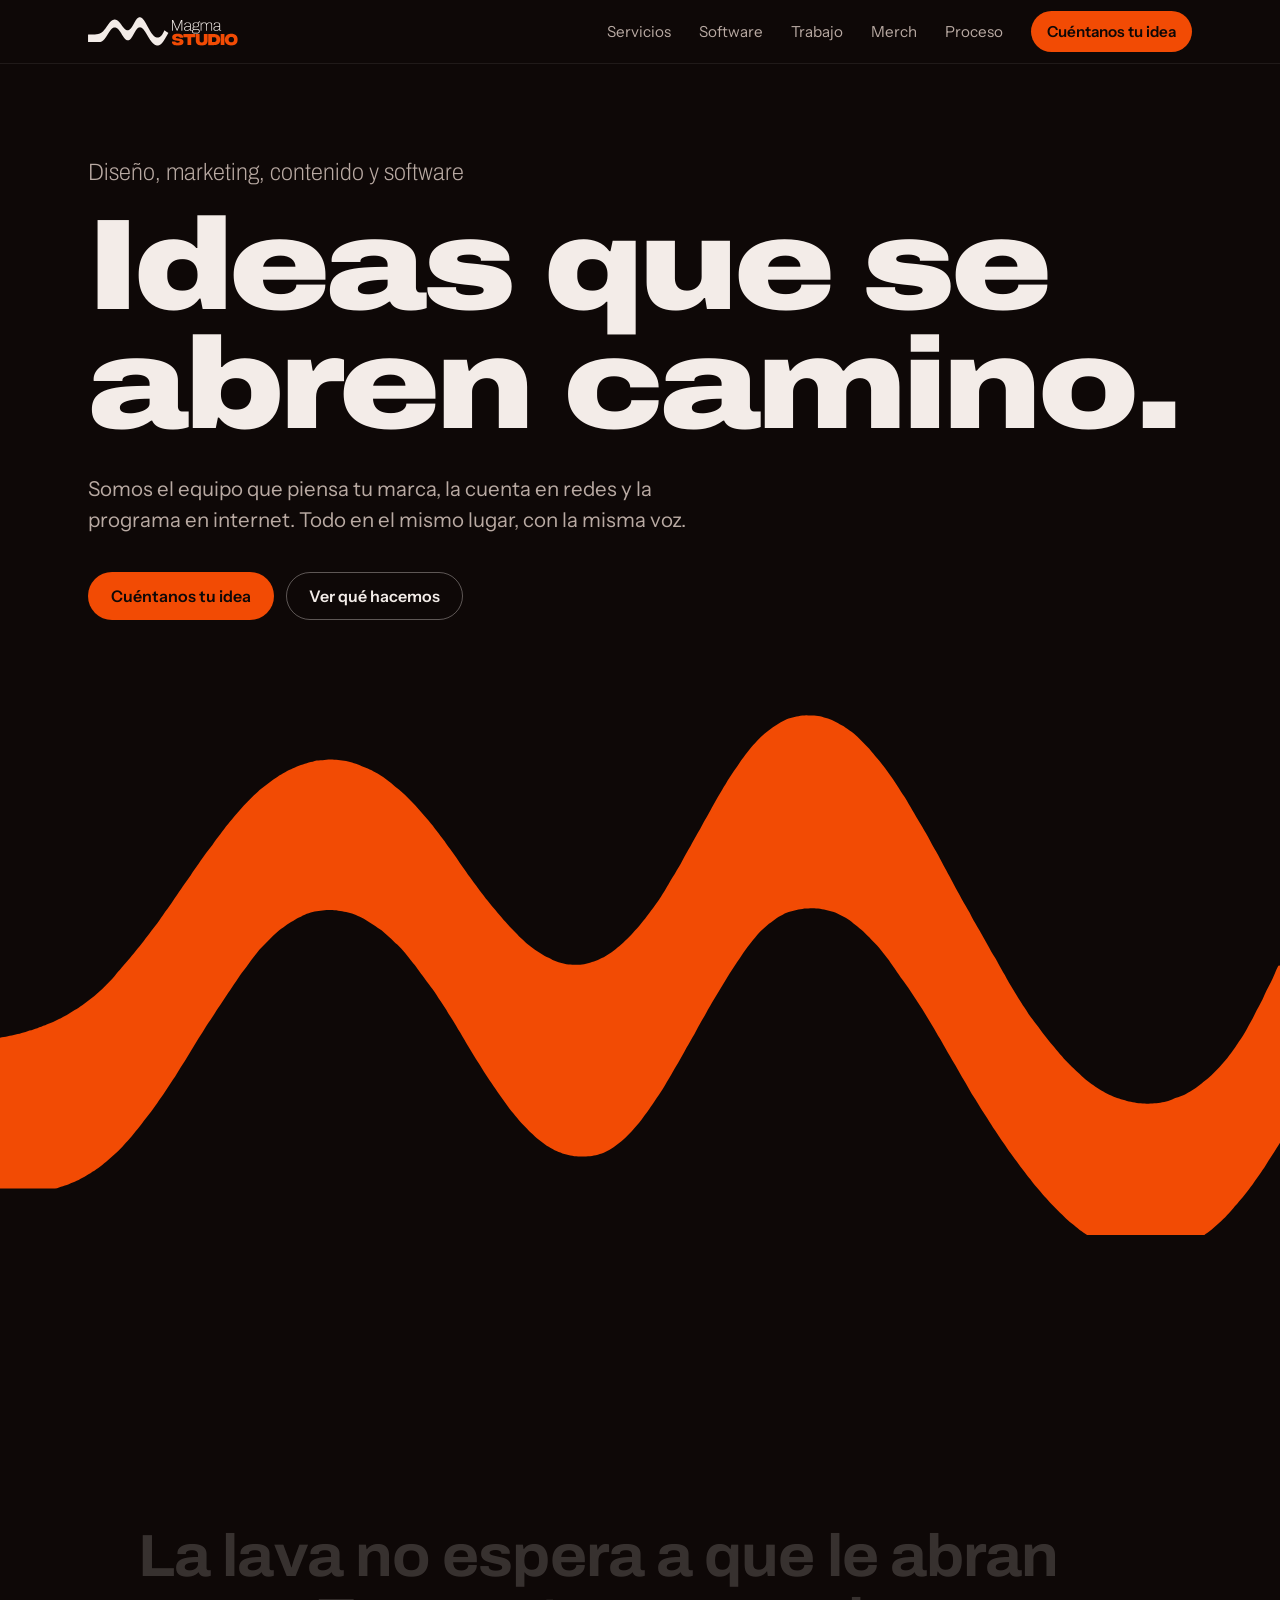
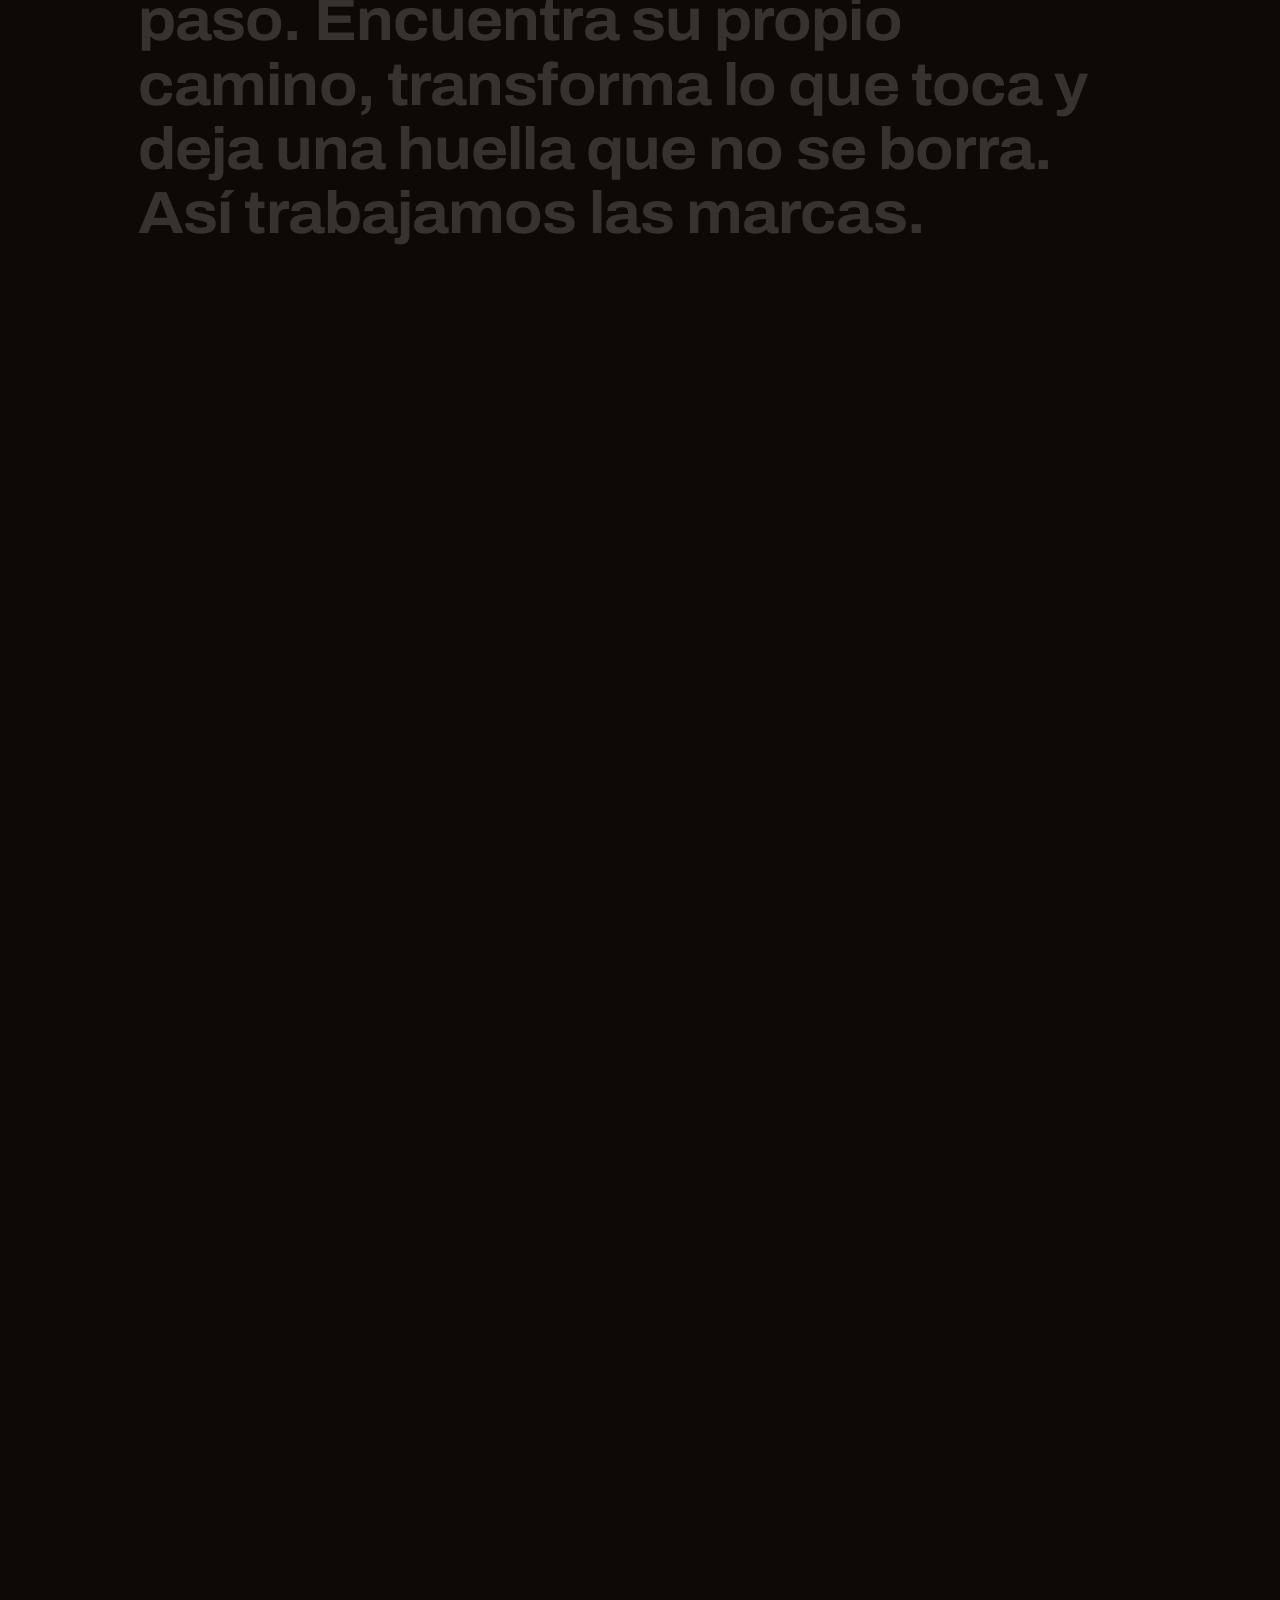
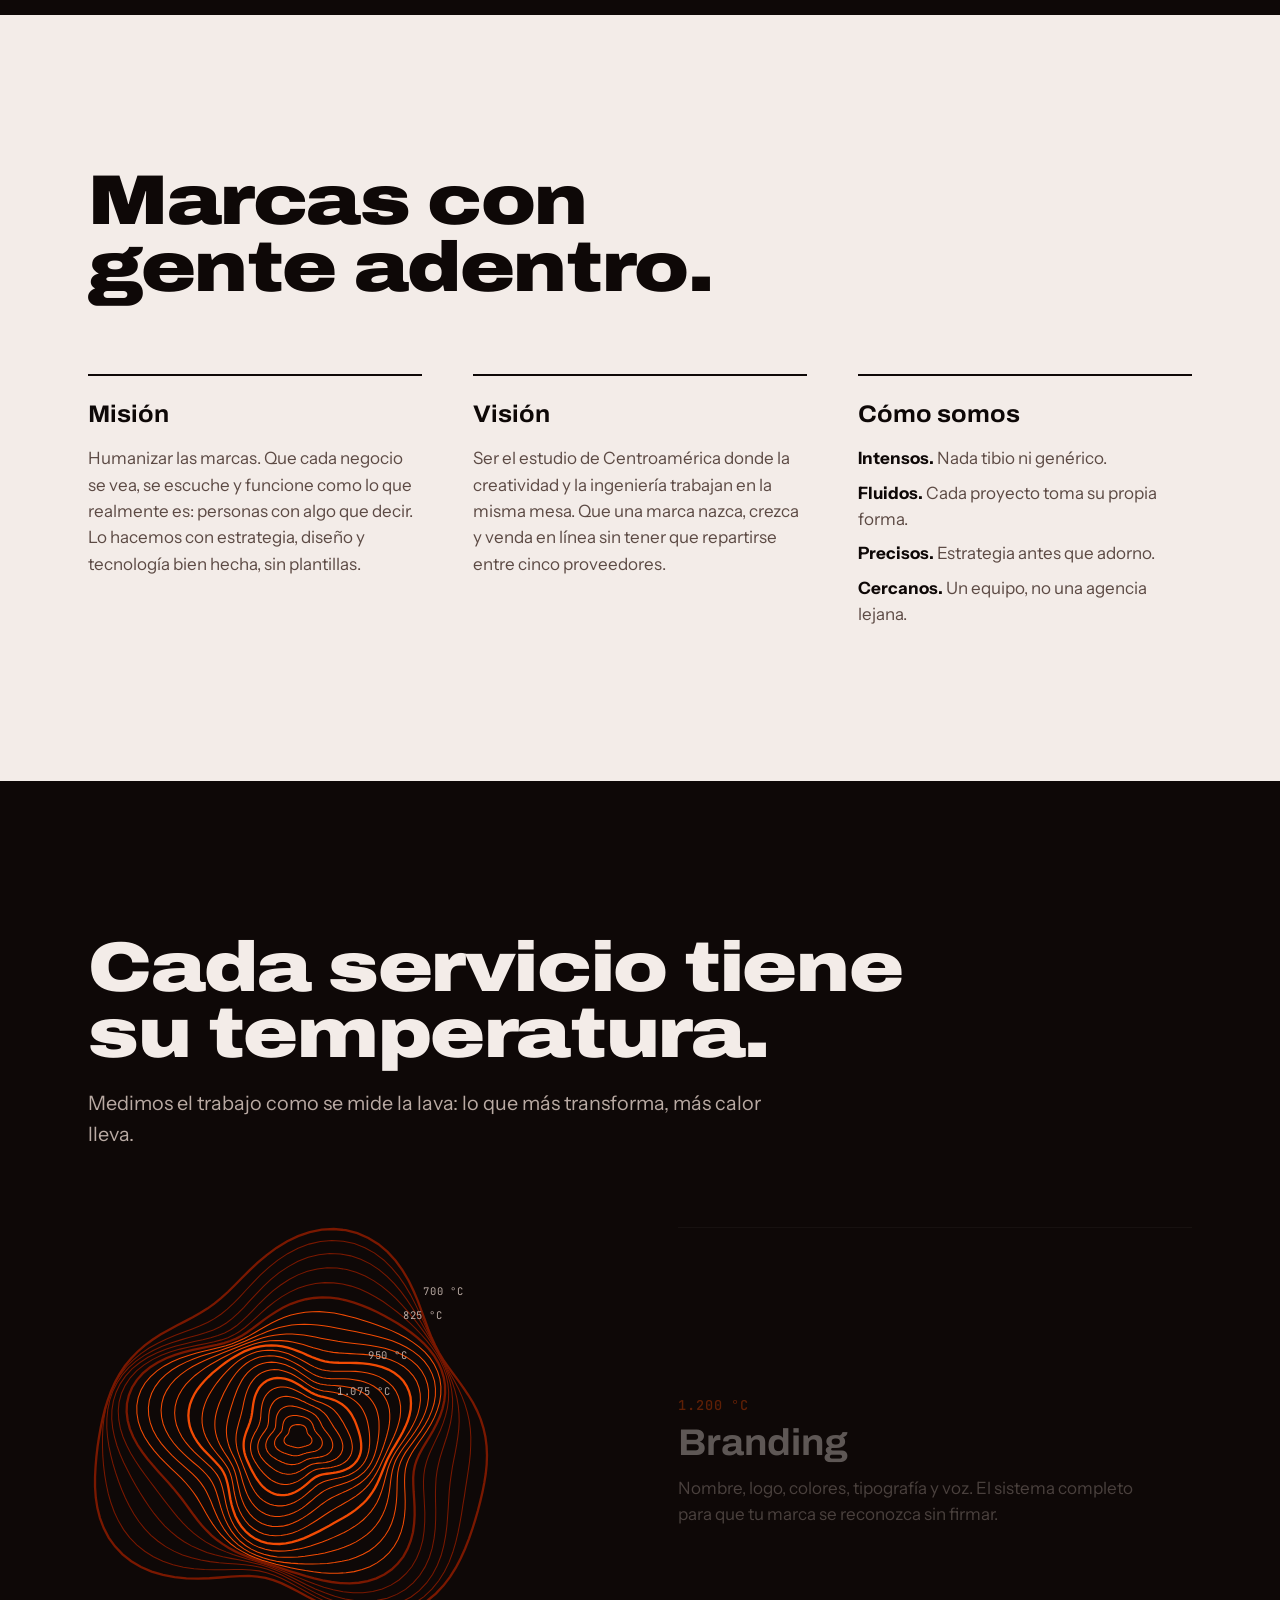
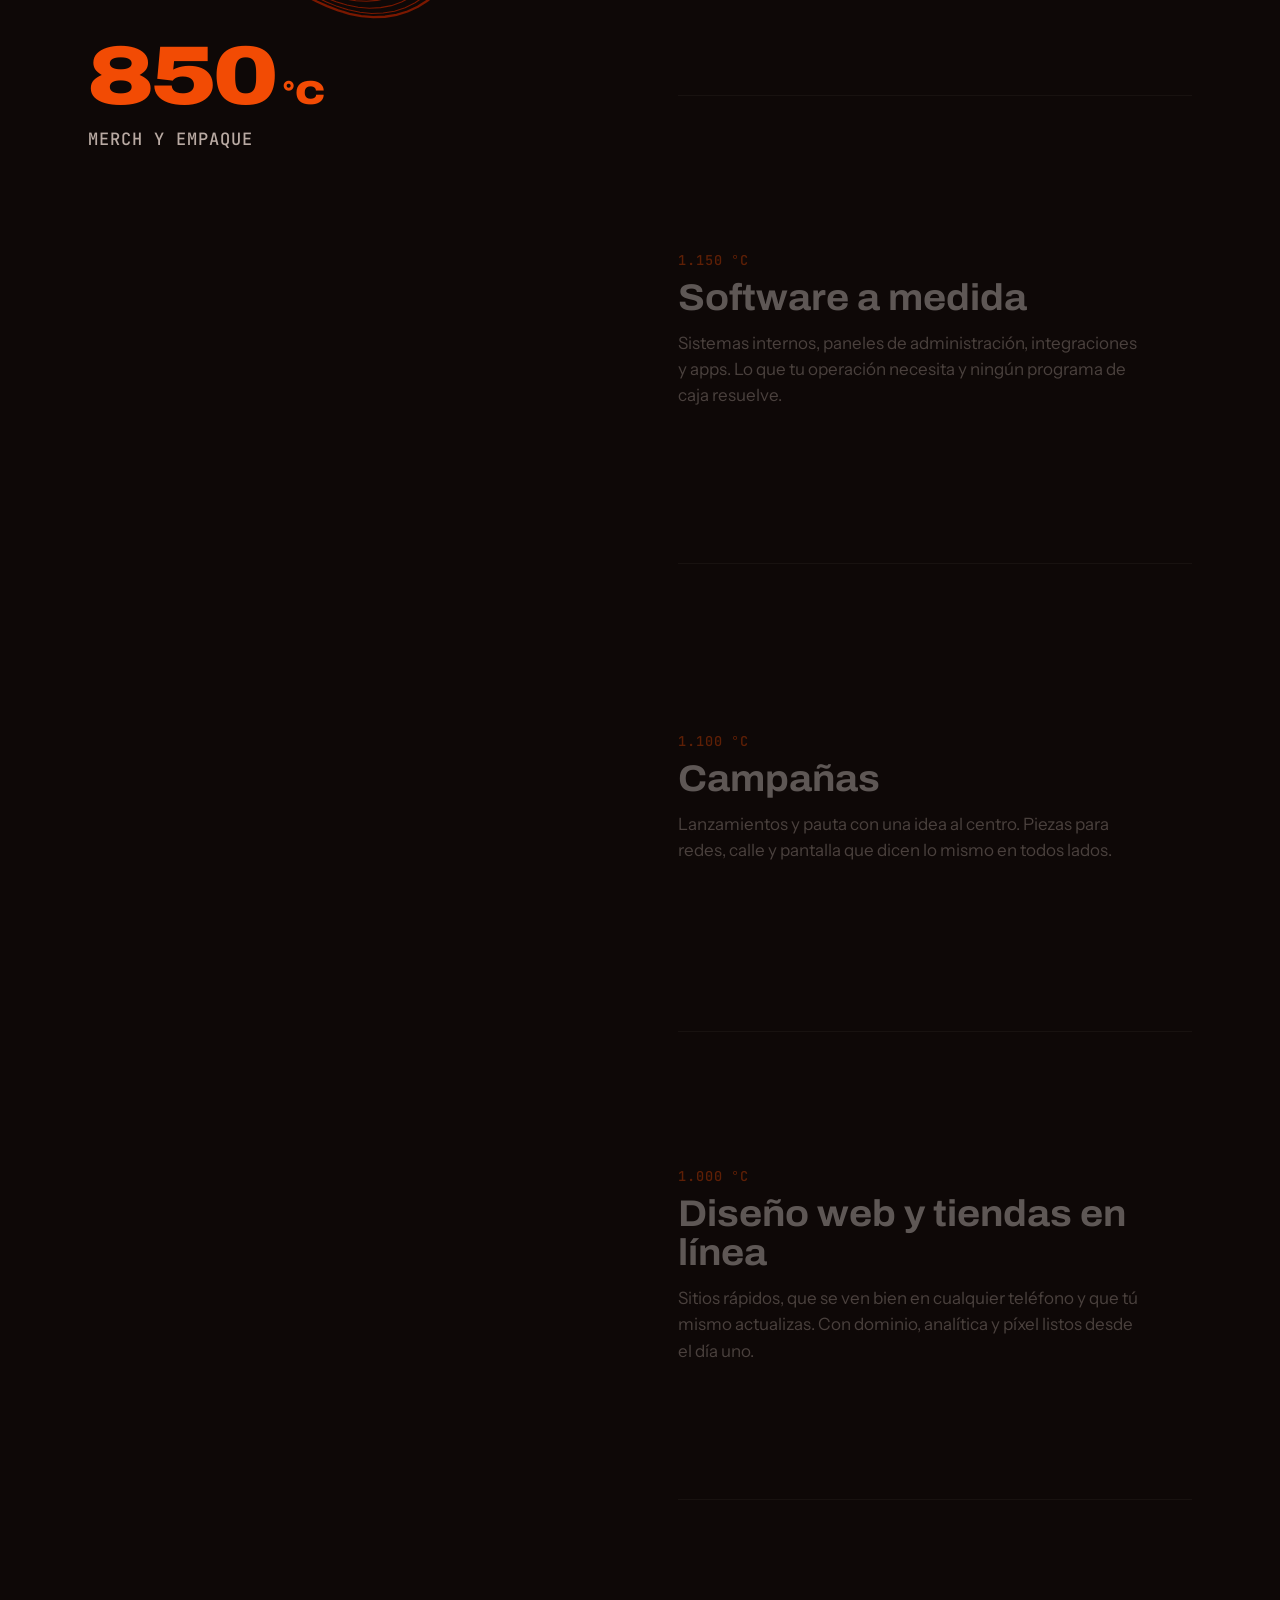
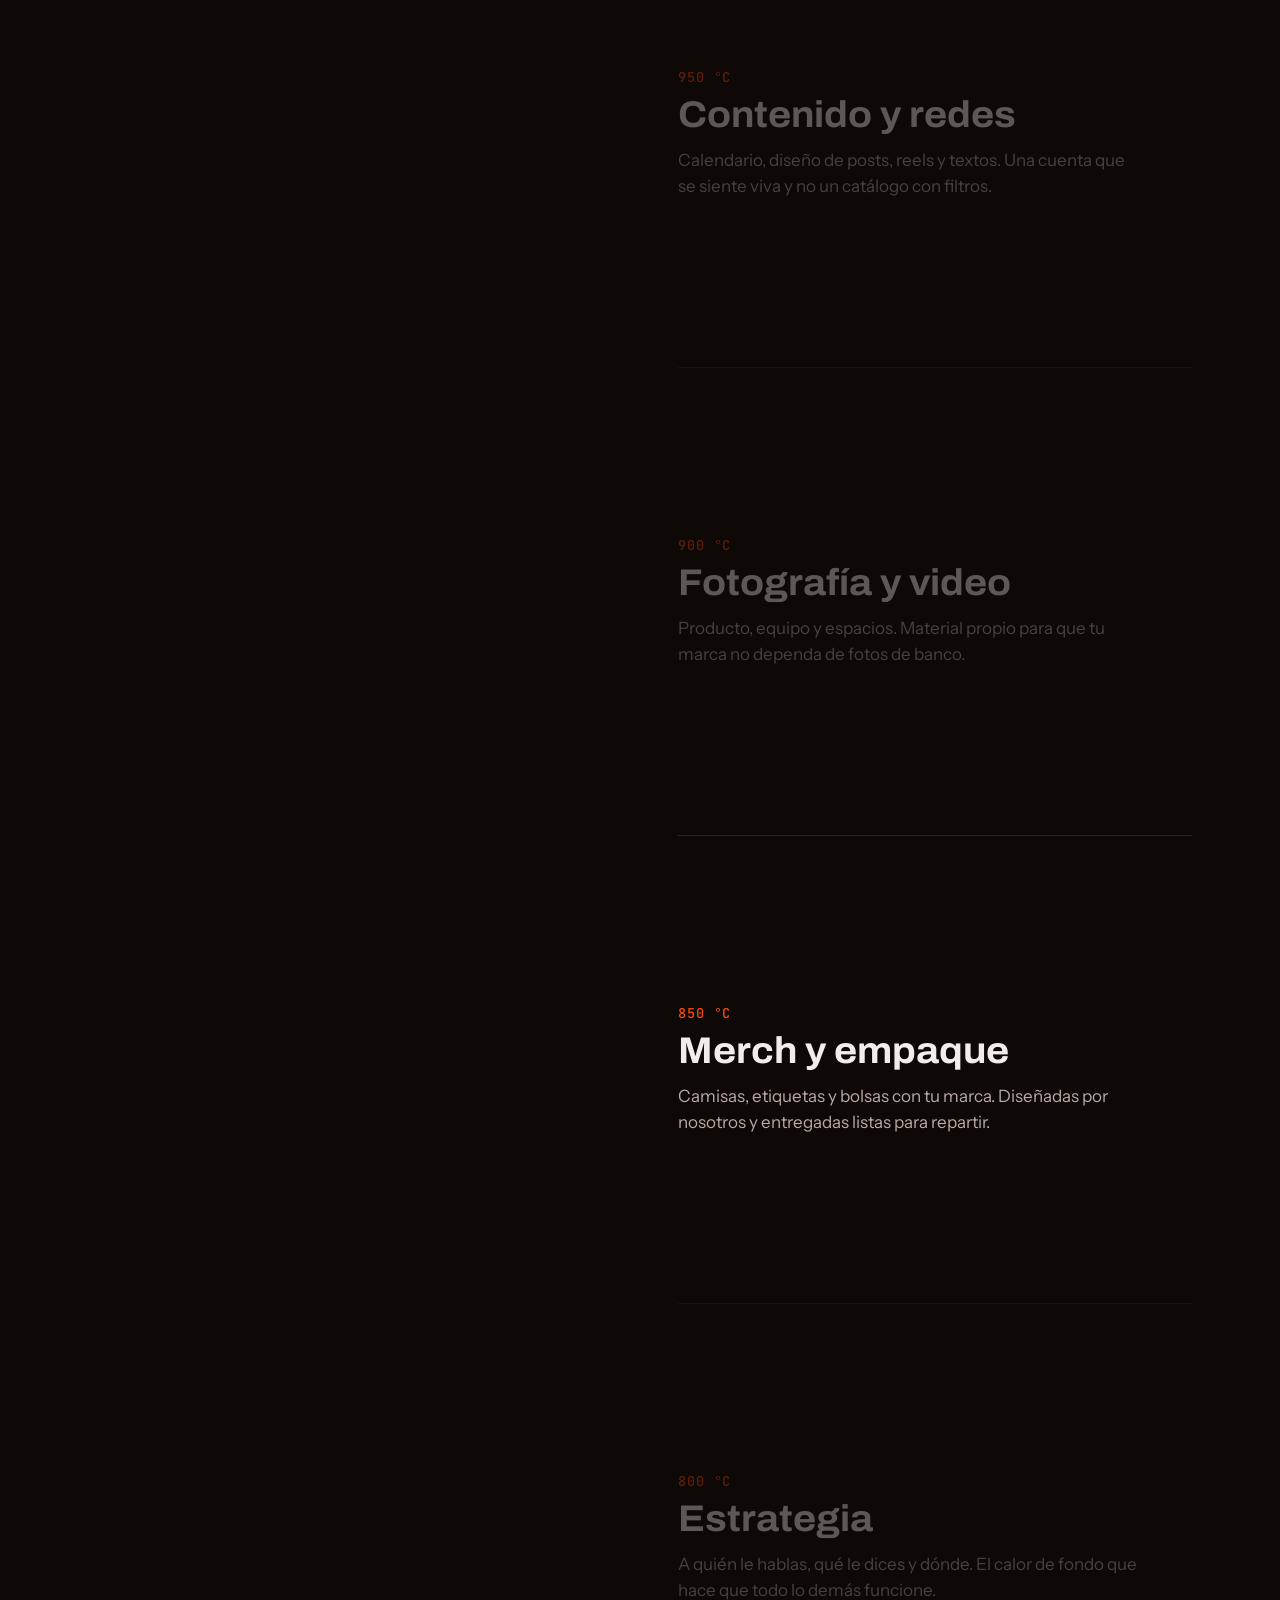
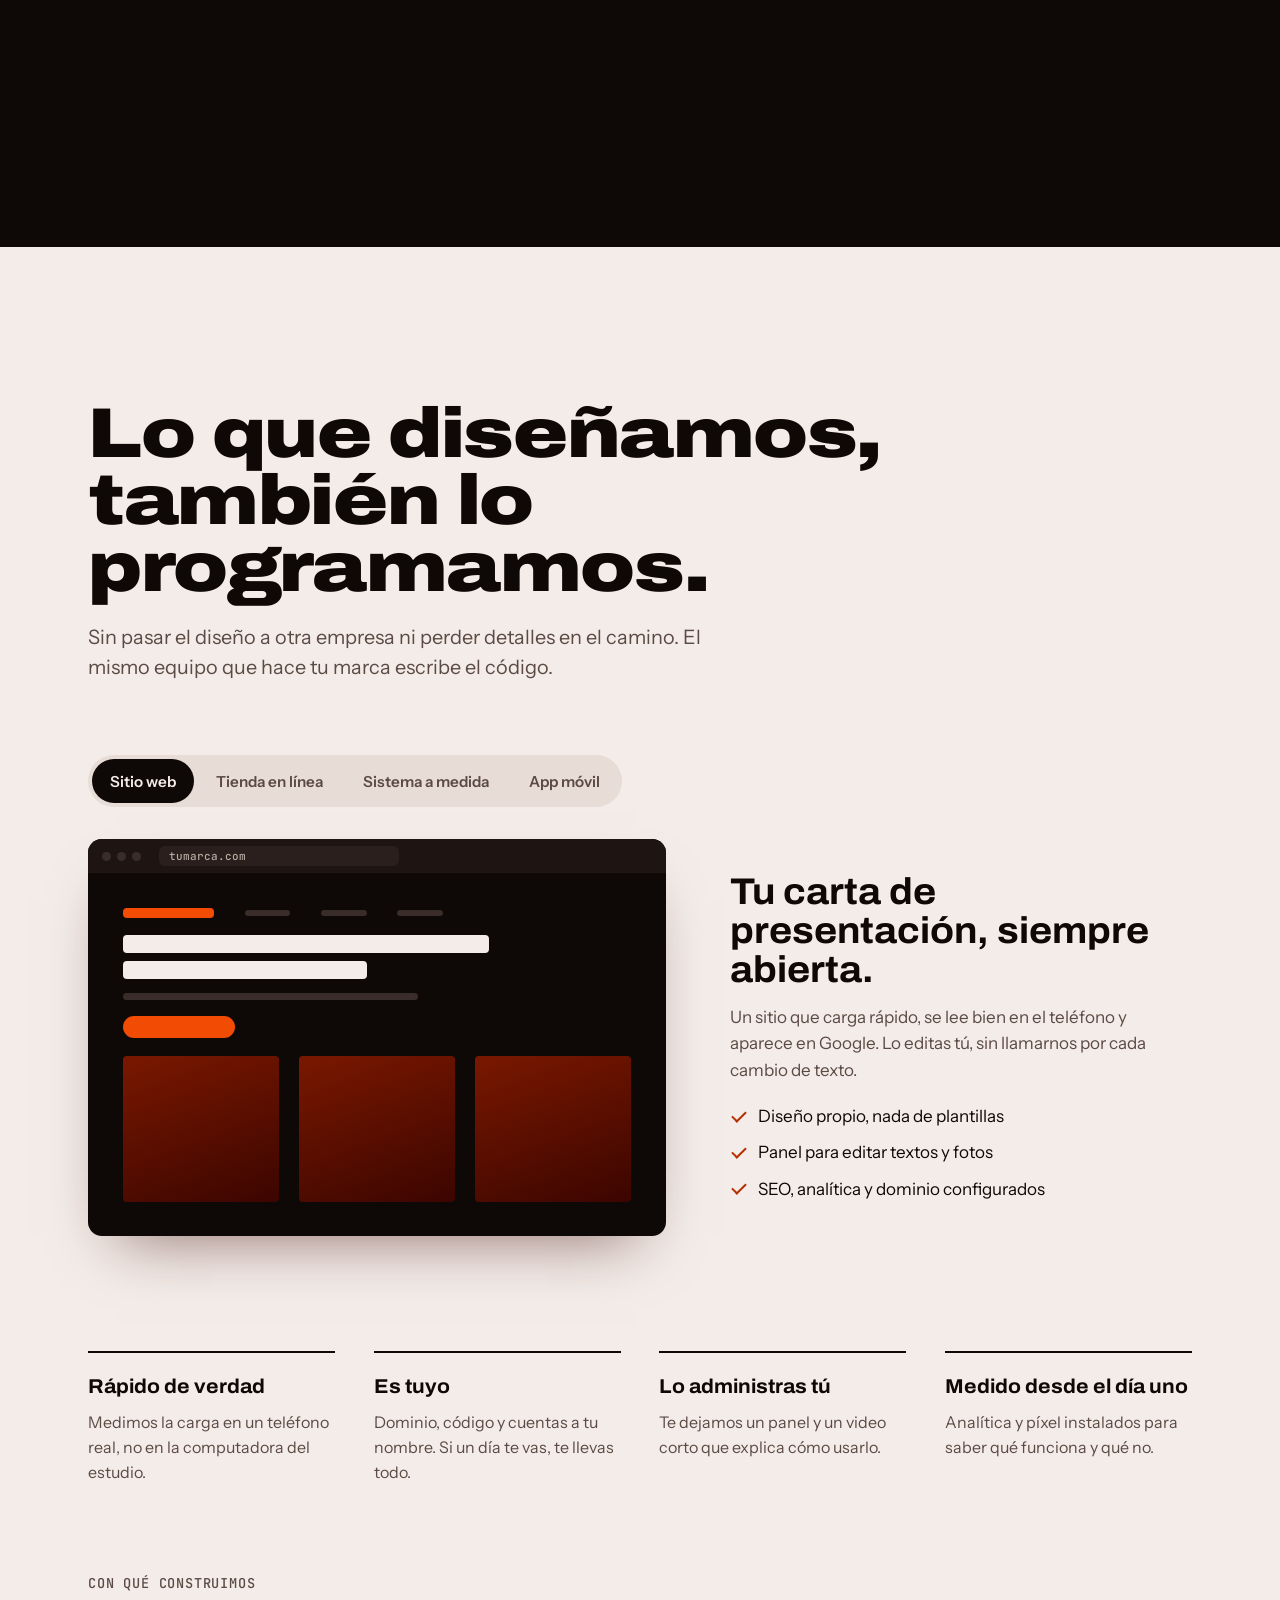
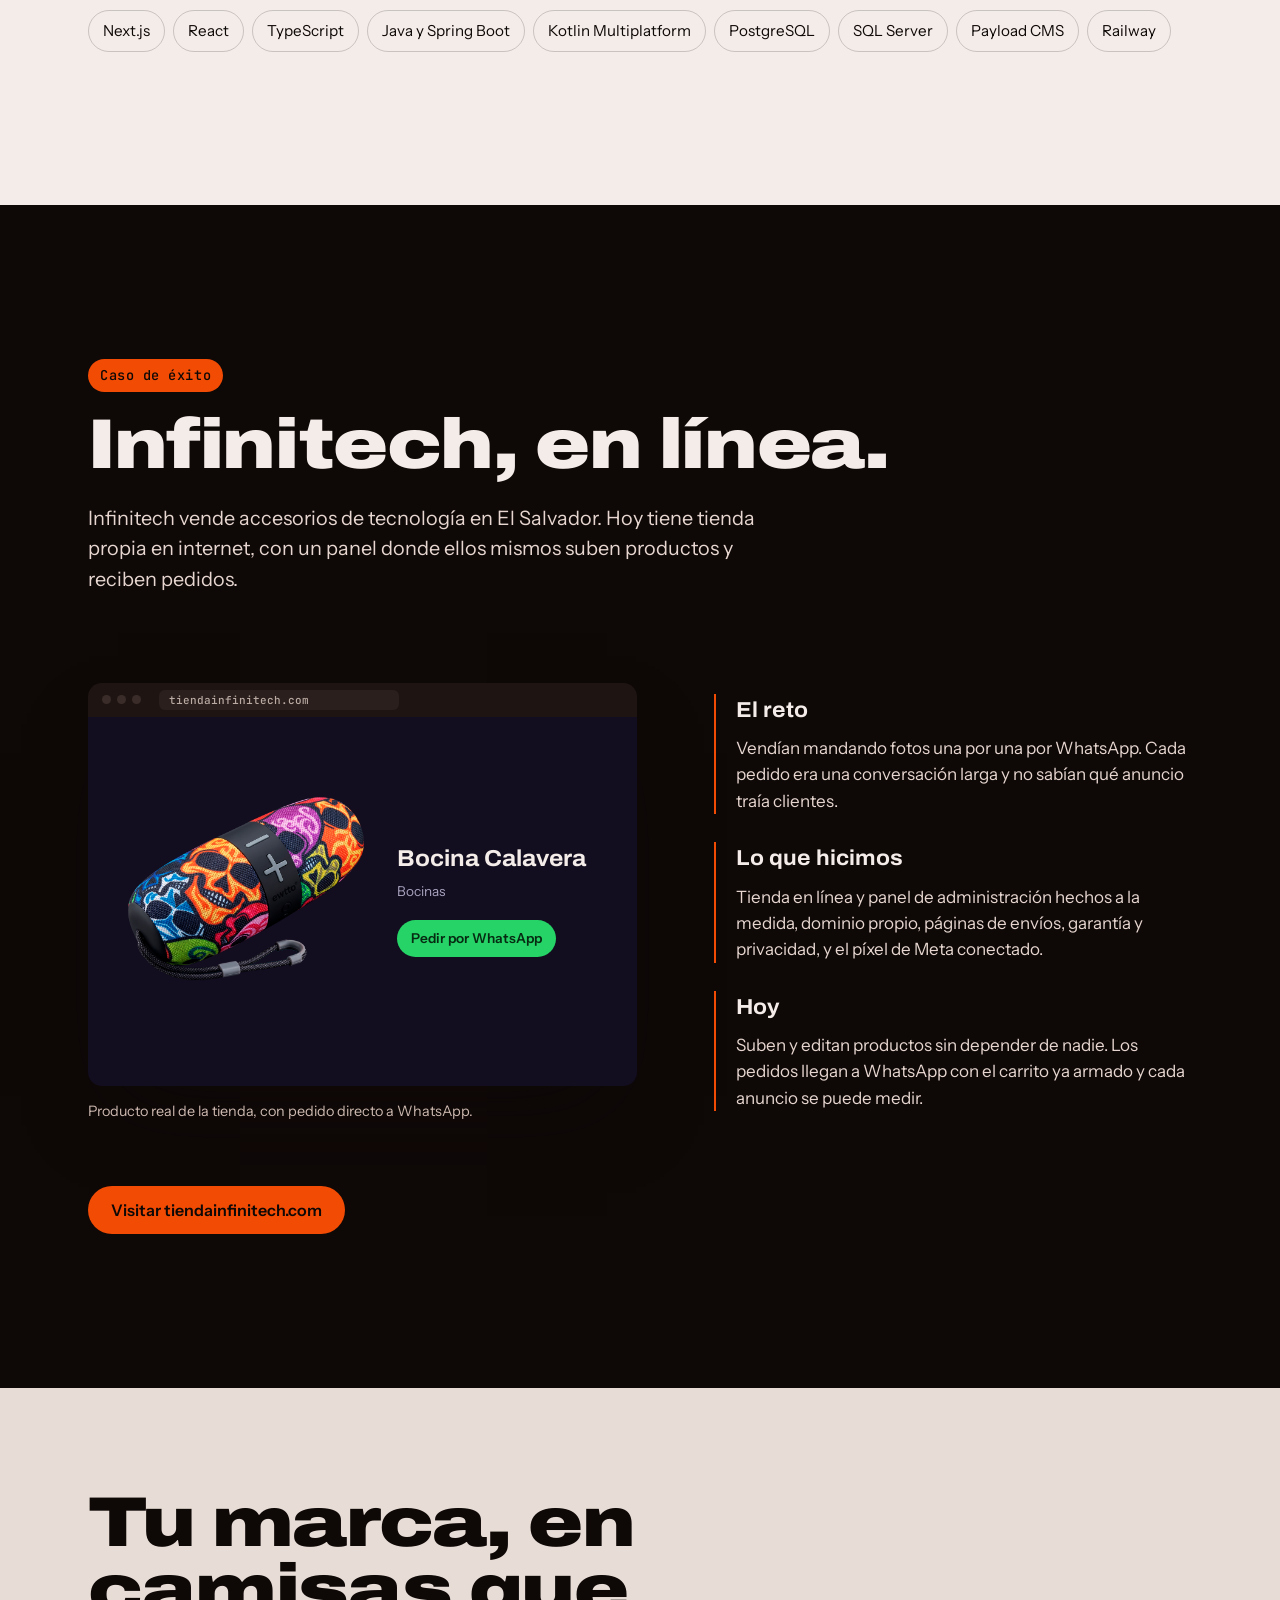
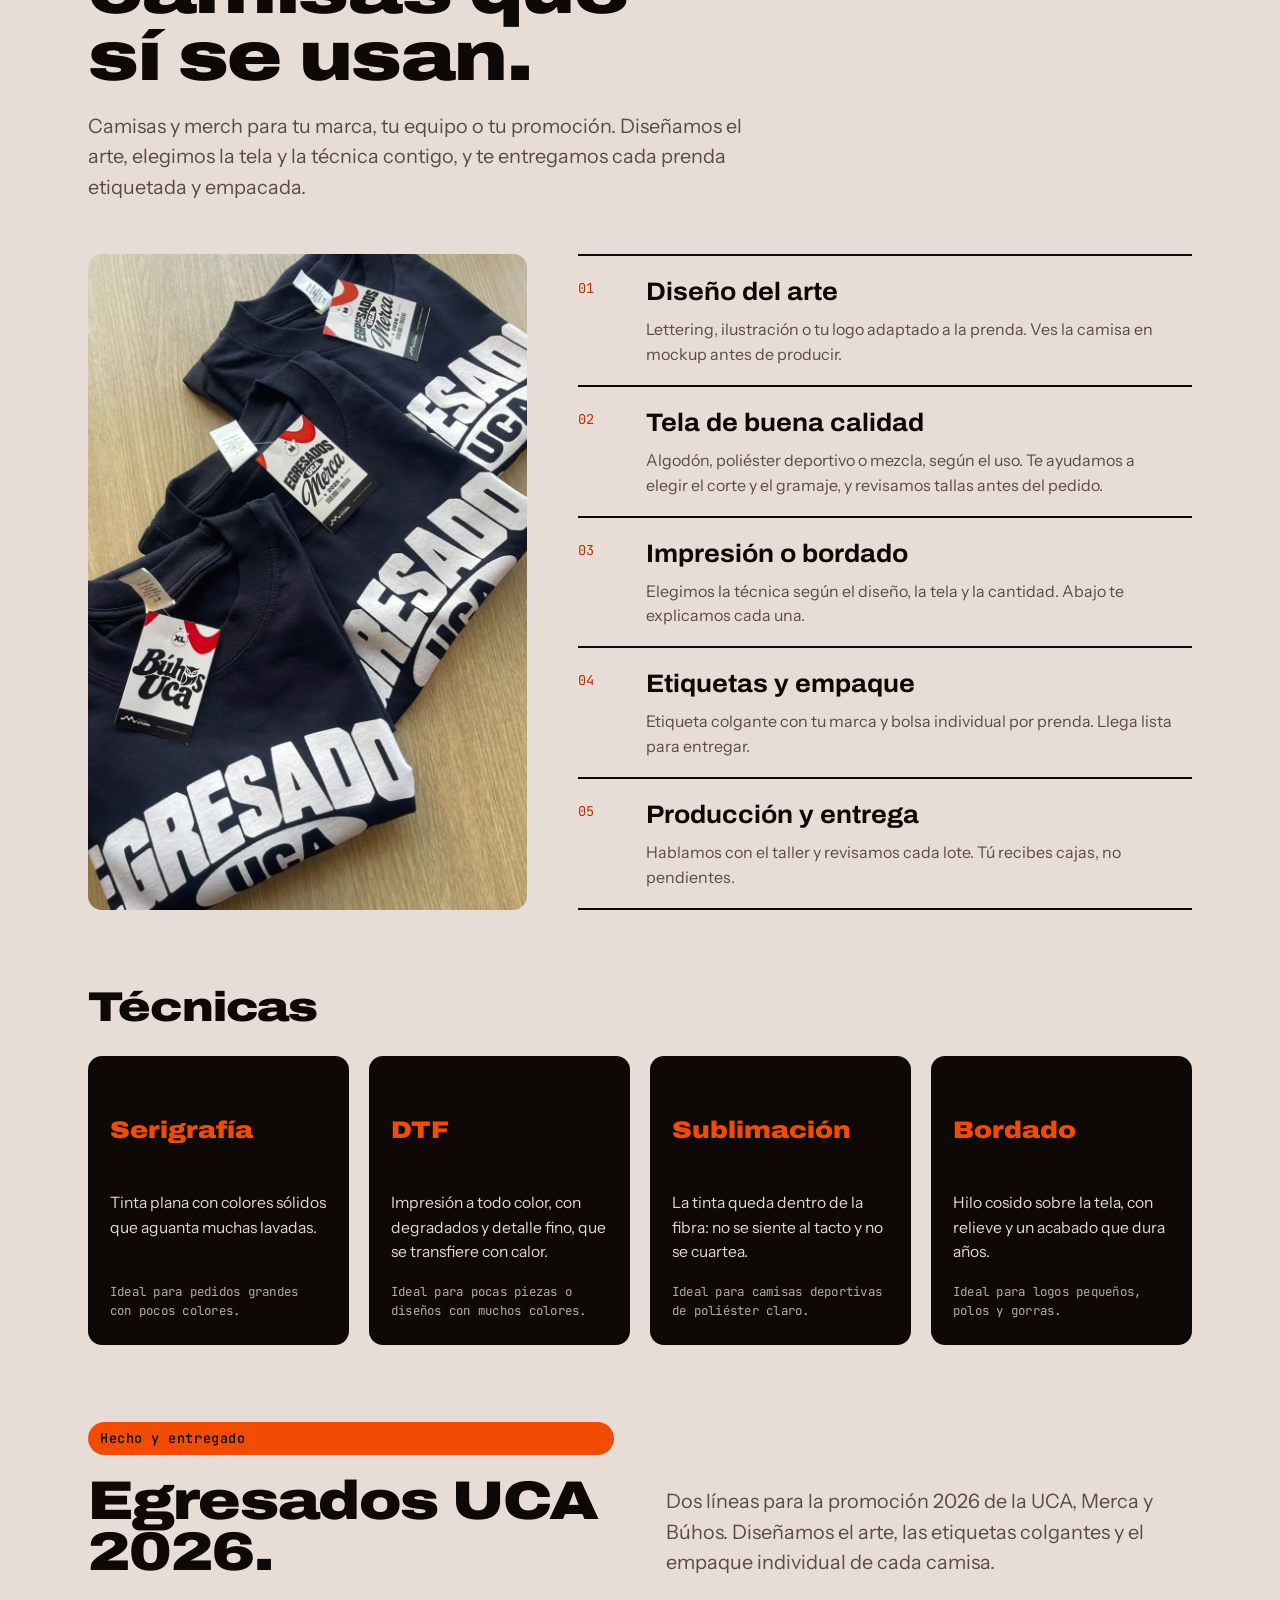
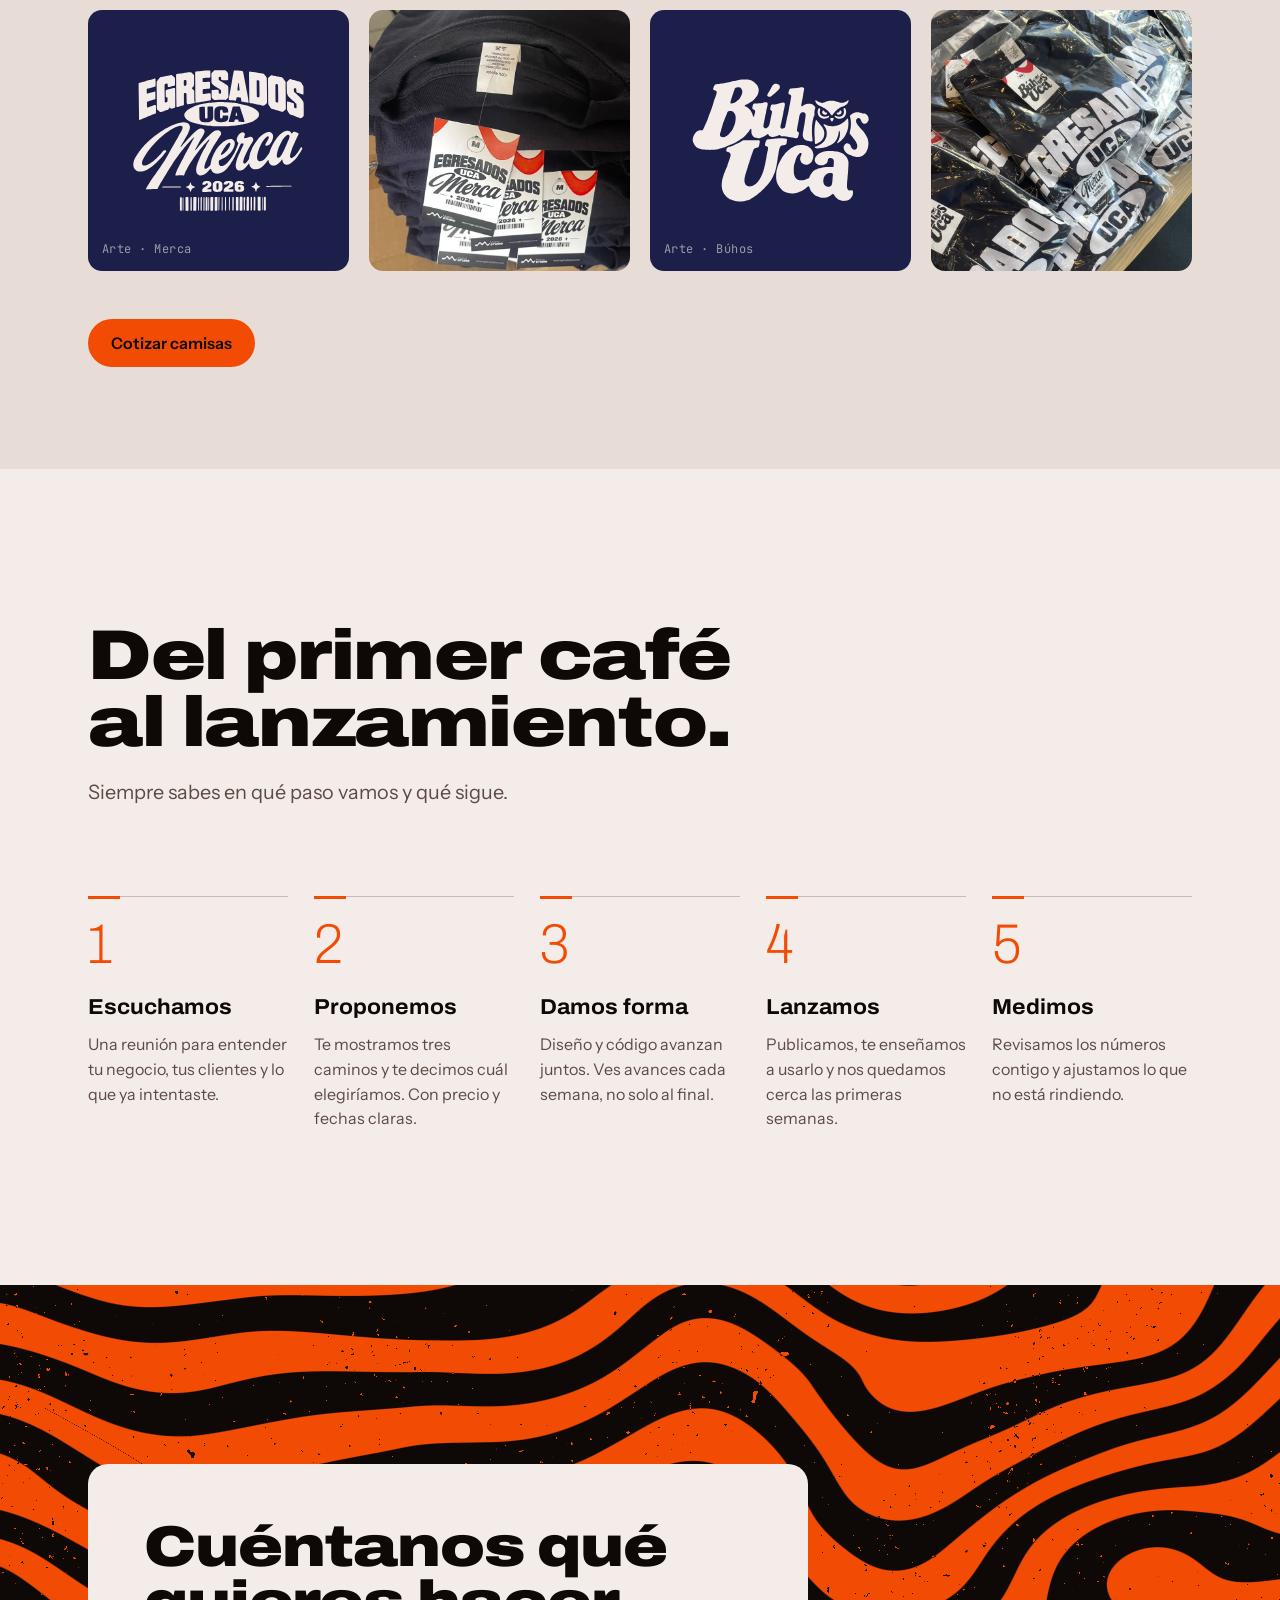
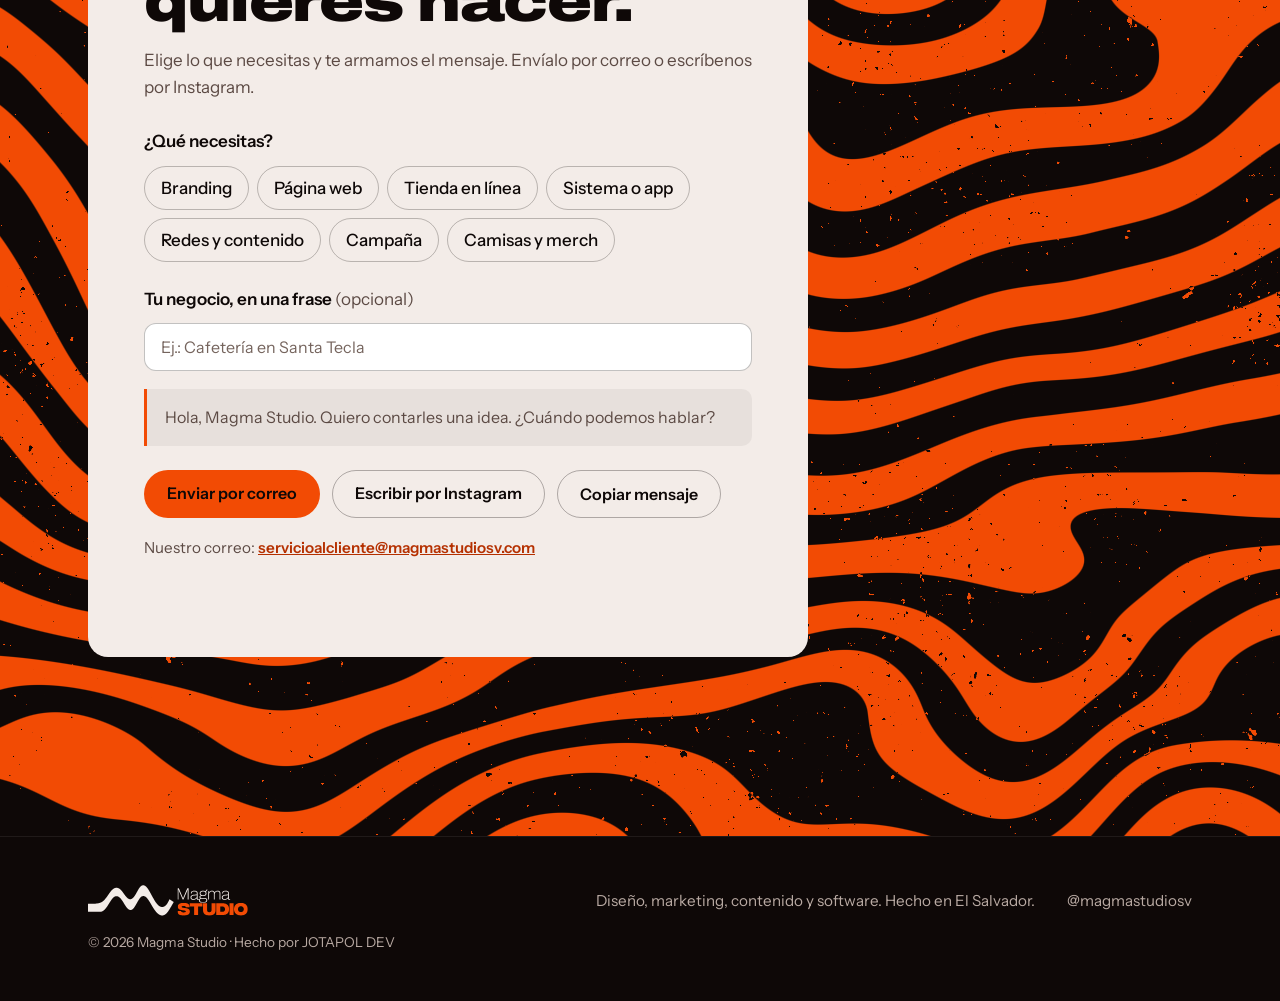
<file: index.html>
<!DOCTYPE html>
<html lang="es-SV">
<head>
  <meta charset="utf-8">
  <meta name="viewport" content="width=device-width, initial-scale=1, viewport-fit=cover">
  <title>Magma Studio · Diseño, marketing y software en El Salvador</title>
  <meta name="description" content="Estudio creativo en El Salvador. Branding, campañas, contenido, diseño web y desarrollo de software para marcas que quieren sonar a ellas mismas.">
  <meta name="theme-color" content="#0E0807">
  <link rel="icon" href="assets/favicon.svg" type="image/svg+xml">
  <link rel="apple-touch-icon" href="assets/icon-512.png">
  <meta property="og:type" content="website">
  <meta property="og:title" content="Magma Studio · Ideas que se abren camino">
  <meta property="og:description" content="Diseño, marketing, contenido y software. Un solo equipo, de la idea al producto en línea.">
  <meta property="og:image" content="https://web-production-407c7.up.railway.app/assets/og.png">
  <meta property="og:locale" content="es_SV">
  <meta name="twitter:card" content="summary_large_image">
  <link rel="preconnect" href="https://fonts.googleapis.com">
  <link rel="preconnect" href="https://fonts.gstatic.com" crossorigin>
  <link rel="stylesheet" href="https://fonts.googleapis.com/css2?family=Archivo:wdth,wght@62..125,100..900&family=Instrument+Sans:wght@400;500;600&family=JetBrains+Mono:wght@500&display=swap">
  <link rel="stylesheet" href="styles.css?v=2026-11-23f">
  <script type="application/ld+json">
  {
    "@context": "https://schema.org",
    "@type": "Organization",
    "name": "Magma Studio",
    "slogan": "Ideas que se abren camino.",
    "description": "Estudio de diseño gráfico, marketing, contenido y desarrollo de software.",
    "areaServed": "El Salvador",
    "email": "servicioalcliente@magmastudiosv.com",
    "sameAs": ["https://www.instagram.com/magmastudiosv/"]
  }
  </script>
</head>
<body>
  <a class="skip" href="#contenido">Saltar al contenido</a>

  <header class="nav" data-nav>
    <div class="nav__inner">
      <a class="nav__logo" href="#inicio" aria-label="Magma Studio, inicio">
        <img src="assets/logo-horizontal.svg" alt="Magma Studio" width="150" height="29">
      </a>
      <nav class="nav__links" id="menu" aria-label="Principal">
        <a href="#servicios">Servicios</a>
        <a href="#software">Software</a>
        <a href="#trabajo">Trabajo</a>
        <a href="#fisico">Merch</a>
        <a href="#proceso">Proceso</a>
        <a class="nav__cta" href="#contacto">Cuéntanos tu idea</a>
      </nav>
      <button class="nav__toggle" type="button" aria-expanded="false" aria-controls="menu" data-menu>
        <span class="sr-only">Abrir menú</span>
        <span class="nav__bars" aria-hidden="true"></span>
      </button>
    </div>
  </header>

  <main id="contenido">
    <section class="hero" id="inicio" aria-labelledby="hero-titulo">
      <div class="wrap hero__body">
        <p class="hero__lead">Diseño, marketing, contenido y software</p>
        <h1 class="hero__title" id="hero-titulo">Ideas que se abren camino.</h1>
        <p class="hero__sub">Somos el equipo que piensa tu marca, la cuenta en redes y la programa en internet. Todo en el mismo lugar, con la misma voz.</p>
        <div class="hero__actions">
          <a class="btn btn--lava" href="#contacto">Cuéntanos tu idea</a>
          <a class="btn btn--ghost" href="#servicios">Ver qué hacemos</a>
        </div>
      </div>
      <div class="hero__onda" aria-hidden="true">
        <img src="assets/onda-lava.svg" alt="" width="1562" height="560">
      </div>
    </section>

    <section class="manifiesto" aria-label="Manifiesto" data-manifiesto>
      <div class="manifiesto__sticky">
        <p class="manifiesto__text wrap" data-words>La lava no espera a que le abran paso. Encuentra su propio camino, transforma lo que toca y deja una huella que no se borra. Así trabajamos las marcas.</p>
      </div>
    </section>

    <section class="mision" aria-labelledby="mision-titulo">
      <div class="wrap">
        <h2 class="section-title" id="mision-titulo">Marcas con gente adentro.</h2>
        <div class="mision__grid">
          <article class="mision__item">
            <h3>Misión</h3>
            <p>Humanizar las marcas. Que cada negocio se vea, se escuche y funcione como lo que realmente es: personas con algo que decir. Lo hacemos con estrategia, diseño y tecnología bien hecha, sin plantillas.</p>
          </article>
          <article class="mision__item">
            <h3>Visión</h3>
            <p>Ser el estudio de Centroamérica donde la creatividad y la ingeniería trabajan en la misma mesa. Que una marca nazca, crezca y venda en línea sin tener que repartirse entre cinco proveedores.</p>
          </article>
          <article class="mision__item">
            <h3>Cómo somos</h3>
            <ul class="valores">
              <li><strong>Intensos.</strong> Nada tibio ni genérico.</li>
              <li><strong>Fluidos.</strong> Cada proyecto toma su propia forma.</li>
              <li><strong>Precisos.</strong> Estrategia antes que adorno.</li>
              <li><strong>Cercanos.</strong> Un equipo, no una agencia lejana.</li>
            </ul>
          </article>
        </div>
      </div>
    </section>

    <section class="servicios" id="servicios" aria-labelledby="servicios-titulo">
      <div class="wrap">
        <h2 class="section-title" id="servicios-titulo">Cada servicio tiene su temperatura.</h2>
        <p class="section-sub">Medimos el trabajo como se mide la lava: lo que más transforma, más calor lleva.</p>
      </div>
      <div class="wrap servicios__grid">
        <div class="termo" aria-hidden="true">
          <div class="termo__sticky">
            <svg class="termo__iso" viewBox="0 0 400 400" data-iso></svg>
            <p class="termo__temp"><span data-temp>1.200</span><small>°C</small></p>
            <p class="termo__name" data-temp-name>Branding</p>
          </div>
        </div>
        <ol class="servicios__list" data-servicios>
          <li class="servicio" data-t="1200" data-n="Branding">
            <p class="servicio__temp">1.200 °C</p>
            <h3>Branding</h3>
            <p>Nombre, logo, colores, tipografía y voz. El sistema completo para que tu marca se reconozca sin firmar.</p>
          </li>
          <li class="servicio" data-t="1150" data-n="Software a medida">
            <p class="servicio__temp">1.150 °C</p>
            <h3>Software a medida</h3>
            <p>Sistemas internos, paneles de administración, integraciones y apps. Lo que tu operación necesita y ningún programa de caja resuelve.</p>
          </li>
          <li class="servicio" data-t="1100" data-n="Campañas">
            <p class="servicio__temp">1.100 °C</p>
            <h3>Campañas</h3>
            <p>Lanzamientos y pauta con una idea al centro. Piezas para redes, calle y pantalla que dicen lo mismo en todos lados.</p>
          </li>
          <li class="servicio" data-t="1000" data-n="Diseño web">
            <p class="servicio__temp">1.000 °C</p>
            <h3>Diseño web y tiendas en línea</h3>
            <p>Sitios rápidos, que se ven bien en cualquier teléfono y que tú mismo actualizas. Con dominio, analítica y píxel listos desde el día uno.</p>
          </li>
          <li class="servicio" data-t="950" data-n="Contenido y redes">
            <p class="servicio__temp">950 °C</p>
            <h3>Contenido y redes</h3>
            <p>Calendario, diseño de posts, reels y textos. Una cuenta que se siente viva y no un catálogo con filtros.</p>
          </li>
          <li class="servicio" data-t="900" data-n="Fotografía y video">
            <p class="servicio__temp">900 °C</p>
            <h3>Fotografía y video</h3>
            <p>Producto, equipo y espacios. Material propio para que tu marca no dependa de fotos de banco.</p>
          </li>
          <li class="servicio" data-t="850" data-n="Merch y empaque">
            <p class="servicio__temp">850 °C</p>
            <h3>Merch y empaque</h3>
            <p>Camisas, etiquetas y bolsas con tu marca. Diseñadas por nosotros y entregadas listas para repartir.</p>
          </li>
          <li class="servicio" data-t="800" data-n="Estrategia">
            <p class="servicio__temp">800 °C</p>
            <h3>Estrategia</h3>
            <p>A quién le hablas, qué le dices y dónde. El calor de fondo que hace que todo lo demás funcione.</p>
          </li>
        </ol>
      </div>
    </section>

    <section class="software" id="software" aria-labelledby="software-titulo">
      <div class="wrap">
        <h2 class="section-title" id="software-titulo">Lo que diseñamos, también lo programamos.</h2>
        <p class="section-sub">Sin pasar el diseño a otra empresa ni perder detalles en el camino. El mismo equipo que hace tu marca escribe el código.</p>

        <div class="tabs" data-tabs>
          <div class="tabs__list" role="tablist" aria-label="Tipos de proyecto">
            <button role="tab" id="tab-sitio" aria-controls="panel-sitio" aria-selected="true">Sitio web</button>
            <button role="tab" id="tab-tienda" aria-controls="panel-tienda" aria-selected="false" tabindex="-1">Tienda en línea</button>
            <button role="tab" id="tab-sistema" aria-controls="panel-sistema" aria-selected="false" tabindex="-1">Sistema a medida</button>
            <button role="tab" id="tab-app" aria-controls="panel-app" aria-selected="false" tabindex="-1">App móvil</button>
          </div>

          <div class="tabs__panel" role="tabpanel" id="panel-sitio" aria-labelledby="tab-sitio" tabindex="0">
            <div class="mock mock--browser" aria-hidden="true">
              <div class="mock__bar"><i></i><i></i><i></i><span>tumarca.com</span></div>
              <div class="mock__screen mock-sitio">
                <div class="ms-nav"><b></b><span></span><span></span><span></span></div>
                <div class="ms-hero"><b></b><b></b><span></span><em></em></div>
                <div class="ms-cards"><span></span><span></span><span></span></div>
              </div>
            </div>
            <div class="tabs__copy">
              <h3>Tu carta de presentación, siempre abierta.</h3>
              <p>Un sitio que carga rápido, se lee bien en el teléfono y aparece en Google. Lo editas tú, sin llamarnos por cada cambio de texto.</p>
              <ul class="check">
                <li>Diseño propio, nada de plantillas</li>
                <li>Panel para editar textos y fotos</li>
                <li>SEO, analítica y dominio configurados</li>
              </ul>
            </div>
          </div>

          <div class="tabs__panel" role="tabpanel" id="panel-tienda" aria-labelledby="tab-tienda" tabindex="0" hidden>
            <div class="mock mock--browser" aria-hidden="true">
              <div class="mock__bar"><i></i><i></i><i></i><span>tutienda.com</span></div>
              <div class="mock__screen mock-tienda">
                <div class="mt-grid">
                  <div><span></span><b></b><em></em></div>
                  <div><span></span><b></b><em></em></div>
                  <div><span></span><b></b><em></em></div>
                  <div><span></span><b></b><em></em></div>
                  <div><span></span><b></b><em></em></div>
                  <div><span></span><b></b><em></em></div>
                </div>
                <div class="mt-cart"><b></b><i></i><i></i><i></i><em></em></div>
              </div>
            </div>
            <div class="tabs__copy">
              <h3>Vende mientras duermes.</h3>
              <p>Catálogo, carrito y pedidos que llegan directo a tu WhatsApp o a tu pasarela de pago. Con un panel para subir productos, precios y fotos.</p>
              <ul class="check">
                <li>Catálogo con categorías y búsqueda</li>
                <li>Pedidos a WhatsApp o pago en línea</li>
                <li>Píxel de Meta para medir tus anuncios</li>
              </ul>
            </div>
          </div>

          <div class="tabs__panel" role="tabpanel" id="panel-sistema" aria-labelledby="tab-sistema" tabindex="0" hidden>
            <div class="mock mock--browser" aria-hidden="true">
              <div class="mock__bar"><i></i><i></i><i></i><span>panel.tuempresa.com</span></div>
              <div class="mock__screen mock-sistema">
                <div class="mx-side"><b></b><span></span><span></span><span></span><span></span></div>
                <div class="mx-main">
                  <div class="mx-kpis"><span></span><span></span><span></span></div>
                  <div class="mx-chart"><i style="--h:40%"></i><i style="--h:65%"></i><i style="--h:50%"></i><i style="--h:80%"></i><i style="--h:60%"></i><i style="--h:95%"></i><i style="--h:72%"></i></div>
                  <div class="mx-rows"><span></span><span></span><span></span></div>
                </div>
              </div>
            </div>
            <div class="tabs__copy">
              <h3>Tu operación, en una sola pantalla.</h3>
              <p>Inventario, citas, solicitudes, reportes. Si hoy lo llevas en hojas de Excel y mensajes, lo convertimos en un sistema con usuarios y permisos.</p>
              <ul class="check">
                <li>Usuarios, roles y permisos</li>
                <li>Reportes y exportación a Excel</li>
                <li>Integración con lo que ya usas</li>
              </ul>
            </div>
          </div>

          <div class="tabs__panel" role="tabpanel" id="panel-app" aria-labelledby="tab-app" tabindex="0" hidden>
            <div class="mock mock--phone" aria-hidden="true">
              <div class="mock__screen mock-app">
                <div class="ma-top"><b></b><span></span></div>
                <div class="ma-card"></div>
                <div class="ma-list"><span></span><span></span><span></span></div>
                <div class="ma-tab"><i></i><i></i><i></i><i></i></div>
              </div>
            </div>
            <div class="tabs__copy">
              <h3>En el bolsillo de tus clientes.</h3>
              <p>Apps para Android y iPhone desde un mismo código, para que salgan juntas y cuesten menos de mantener.</p>
              <ul class="check">
                <li>Android y iOS a la vez</li>
                <li>Inicio de sesión y notificaciones</li>
                <li>Publicación en las tiendas</li>
              </ul>
            </div>
          </div>
        </div>

        <div class="garantias">
          <article>
            <h3>Rápido de verdad</h3>
            <p>Medimos la carga en un teléfono real, no en la computadora del estudio.</p>
          </article>
          <article>
            <h3>Es tuyo</h3>
            <p>Dominio, código y cuentas a tu nombre. Si un día te vas, te llevas todo.</p>
          </article>
          <article>
            <h3>Lo administras tú</h3>
            <p>Te dejamos un panel y un video corto que explica cómo usarlo.</p>
          </article>
          <article>
            <h3>Medido desde el día uno</h3>
            <p>Analítica y píxel instalados para saber qué funciona y qué no.</p>
          </article>
        </div>

        <div class="stack">
          <h3>Con qué construimos</h3>
          <ul>
            <li>Next.js</li><li>React</li><li>TypeScript</li><li>Java y Spring Boot</li><li>Kotlin Multiplatform</li><li>PostgreSQL</li><li>SQL Server</li><li>Payload CMS</li><li>Railway</li>
          </ul>
        </div>
      </div>
    </section>

    <section class="caso" id="trabajo" aria-labelledby="caso-titulo">
      <div class="wrap">
        <div class="caso__head">
          <p class="caso__label">Caso de éxito</p>
          <h2 class="section-title" id="caso-titulo">Infinitech, en línea.</h2>
          <p class="caso__intro">Infinitech vende accesorios de tecnología en El Salvador. Hoy tiene tienda propia en internet, con un panel donde ellos mismos suben productos y reciben pedidos.</p>
        </div>

        <div class="caso__grid">
          <figure class="caso__visual">
            <div class="mock mock--browser caso__browser">
              <div class="mock__bar"><i></i><i></i><i></i><span>tiendainfinitech.com</span></div>
              <div class="caso__producto">
                <img src="assets/infinitech-bocina.png" alt="Bocina Calavera, uno de los productos de la tienda Infinitech" width="800" height="1000" loading="lazy" decoding="async">
                <div class="caso__ficha" aria-hidden="true">
                  <b>Bocina Calavera</b>
                  <span>Bocinas</span>
                  <em>Pedir por WhatsApp</em>
                </div>
              </div>
            </div>
            <figcaption>Producto real de la tienda, con pedido directo a WhatsApp.</figcaption>
          </figure>

          <ol class="caso__pasos">
            <li>
              <h3>El reto</h3>
              <p>Vendían mandando fotos una por una por WhatsApp. Cada pedido era una conversación larga y no sabían qué anuncio traía clientes.</p>
            </li>
            <li>
              <h3>Lo que hicimos</h3>
              <p>Tienda en línea y panel de administración hechos a la medida, dominio propio, páginas de envíos, garantía y privacidad, y el píxel de Meta conectado.</p>
            </li>
            <li>
              <h3>Hoy</h3>
              <p>Suben y editan productos sin depender de nadie. Los pedidos llegan a WhatsApp con el carrito ya armado y cada anuncio se puede medir.</p>
            </li>
          </ol>
        </div>

        <a class="btn btn--lava caso__cta" href="https://tiendainfinitech.com" target="_blank" rel="noreferrer">Visitar tiendainfinitech.com<span class="sr-only"> (abre en una pestaña nueva)</span></a>
      </div>
    </section>

    <section class="fisico" id="fisico" aria-labelledby="fisico-titulo">
      <div class="wrap">
        <h2 class="section-title" id="fisico-titulo">Tu marca, en camisas que sí se usan.</h2>
        <p class="section-sub">Camisas y merch para tu marca, tu equipo o tu promoción. Diseñamos el arte, elegimos la tela y la técnica contigo, y te entregamos cada prenda etiquetada y empacada.</p>

        <div class="fisico__oferta">
          <figure class="fisico__hero">
            <img src="assets/uca-merch-camisas.webp" alt="Tres camisas azul marino con el estampado EGRESADO UCA y sus etiquetas colgantes" width="1000" height="1333" loading="lazy" decoding="async">
          </figure>

          <ol class="fisico__servicios">
            <li>
              <span class="fisico__num">01</span>
              <h3>Diseño del arte</h3>
              <p>Lettering, ilustración o tu logo adaptado a la prenda. Ves la camisa en mockup antes de producir.</p>
            </li>
            <li>
              <span class="fisico__num">02</span>
              <h3>Tela de buena calidad</h3>
              <p>Algodón, poliéster deportivo o mezcla, según el uso. Te ayudamos a elegir el corte y el gramaje, y revisamos tallas antes del pedido.</p>
            </li>
            <li>
              <span class="fisico__num">03</span>
              <h3>Impresión o bordado</h3>
              <p>Elegimos la técnica según el diseño, la tela y la cantidad. Abajo te explicamos cada una.</p>
            </li>
            <li>
              <span class="fisico__num">04</span>
              <h3>Etiquetas y empaque</h3>
              <p>Etiqueta colgante con tu marca y bolsa individual por prenda. Llega lista para entregar.</p>
            </li>
            <li>
              <span class="fisico__num">05</span>
              <h3>Producción y entrega</h3>
              <p>Hablamos con el taller y revisamos cada lote. Tú recibes cajas, no pendientes.</p>
            </li>
          </ol>
        </div>

        <div class="fisico__tecnicas">
          <h3 class="fisico__subtitulo">Técnicas</h3>
          <ul class="fisico__tecnicas-grid">
            <li>
              <h4>Serigrafía</h4>
              <p>Tinta plana con colores sólidos que aguanta muchas lavadas.</p>
              <p class="fisico__ideal">Ideal para pedidos grandes con pocos colores.</p>
            </li>
            <li>
              <h4>DTF</h4>
              <p>Impresión a todo color, con degradados y detalle fino, que se transfiere con calor.</p>
              <p class="fisico__ideal">Ideal para pocas piezas o diseños con muchos colores.</p>
            </li>
            <li>
              <h4>Sublimación</h4>
              <p>La tinta queda dentro de la fibra: no se siente al tacto y no se cuartea.</p>
              <p class="fisico__ideal">Ideal para camisas deportivas de poliéster claro.</p>
            </li>
            <li>
              <h4>Bordado</h4>
              <p>Hilo cosido sobre la tela, con relieve y un acabado que dura años.</p>
              <p class="fisico__ideal">Ideal para logos pequeños, polos y gorras.</p>
            </li>
          </ul>
        </div>

        <div class="fisico__caso">
          <div class="fisico__caso-head">
            <p class="caso__label">Hecho y entregado</p>
            <h3 class="fisico__titulo">Egresados UCA 2026.</h3>
            <p class="fisico__intro">Dos líneas para la promoción 2026 de la UCA, Merca y Búhos. Diseñamos el arte, las etiquetas colgantes y el empaque individual de cada camisa.</p>
          </div>
          <div class="fisico__galeria">
            <figure class="fisico__arte">
              <img src="assets/uca-logo-merca.svg" alt="Arte de la línea Merca: EGRESADOS UCA, Merca en letra cursiva y 2026" width="950" height="806" loading="lazy" decoding="async">
              <figcaption>Arte · Merca</figcaption>
            </figure>
            <figure class="fisico__foto">
              <img src="assets/uca-merch-etiquetas.webp" alt="Etiquetas colgantes Egresados UCA Merca 2026 con el logo de Magma Studio" width="800" height="1067" loading="lazy" decoding="async">
            </figure>
            <figure class="fisico__arte">
              <img src="assets/uca-logo-buhos.svg" alt="Arte de la línea Búhos: Búhos UCA en letra a mano, con un búho en lugar de la o" width="1090" height="797" loading="lazy" decoding="async">
              <figcaption>Arte · Búhos</figcaption>
            </figure>
            <figure class="fisico__foto">
              <img src="assets/uca-merch-empaque.webp" alt="Camisas dobladas en bolsas individuales con etiqueta Búhos UCA" width="800" height="1067" loading="lazy" decoding="async">
            </figure>
          </div>
        </div>

        <a class="btn btn--lava fisico__cta" href="#contacto" data-preselect="camisas y merch">Cotizar camisas</a>
      </div>
    </section>

    <section class="proceso" id="proceso" aria-labelledby="proceso-titulo">
      <div class="wrap">
        <h2 class="section-title" id="proceso-titulo">Del primer café al lanzamiento.</h2>
        <p class="section-sub">Siempre sabes en qué paso vamos y qué sigue.</p>
        <ol class="pasos">
          <li>
            <h3>Escuchamos</h3>
            <p>Una reunión para entender tu negocio, tus clientes y lo que ya intentaste.</p>
          </li>
          <li>
            <h3>Proponemos</h3>
            <p>Te mostramos tres caminos y te decimos cuál elegiríamos. Con precio y fechas claras.</p>
          </li>
          <li>
            <h3>Damos forma</h3>
            <p>Diseño y código avanzan juntos. Ves avances cada semana, no solo al final.</p>
          </li>
          <li>
            <h3>Lanzamos</h3>
            <p>Publicamos, te enseñamos a usarlo y nos quedamos cerca las primeras semanas.</p>
          </li>
          <li>
            <h3>Medimos</h3>
            <p>Revisamos los números contigo y ajustamos lo que no está rindiendo.</p>
          </li>
        </ol>
      </div>
    </section>

    <section class="contacto" id="contacto" aria-labelledby="contacto-titulo">
      <canvas class="colada" data-colada aria-hidden="true"></canvas>
      <div class="wrap">
        <div class="contacto__card">
          <h2 class="section-title" id="contacto-titulo">Cuéntanos qué quieres hacer.</h2>
          <p>Elige lo que necesitas y te armamos el mensaje. Envíalo por correo o escríbenos por Instagram.</p>
          <fieldset class="brief">
            <legend>¿Qué necesitas?</legend>
            <div class="brief__chips" data-chips>
              <label><input type="checkbox" value="branding"><span>Branding</span></label>
              <label><input type="checkbox" value="una página web"><span>Página web</span></label>
              <label><input type="checkbox" value="una tienda en línea"><span>Tienda en línea</span></label>
              <label><input type="checkbox" value="un sistema o app a medida"><span>Sistema o app</span></label>
              <label><input type="checkbox" value="manejo de redes y contenido"><span>Redes y contenido</span></label>
              <label><input type="checkbox" value="una campaña"><span>Campaña</span></label>
              <label><input type="checkbox" value="camisas y merch"><span>Camisas y merch</span></label>
            </div>
          </fieldset>
          <label class="brief__label" for="brief-negocio">Tu negocio, en una frase <span>(opcional)</span></label>
          <input class="brief__input" id="brief-negocio" type="text" maxlength="120" autocomplete="organization" placeholder="Ej.: Cafetería en Santa Tecla" data-negocio>
          <p class="brief__preview" aria-live="polite" data-preview></p>
          <div class="contacto__actions">
            <a class="btn btn--lava" href="mailto:servicioalcliente@magmastudiosv.com" data-correo>Enviar por correo</a>
            <a class="btn btn--ghost-dark" href="https://ig.me/m/magmastudiosv" target="_blank" rel="noreferrer">Escribir por Instagram<span class="sr-only"> (abre en una pestaña nueva)</span></a>
            <button class="btn btn--ghost-dark" type="button" data-copy>Copiar mensaje</button>
          </div>
          <p class="contacto__correo">Nuestro correo: <a href="mailto:servicioalcliente@magmastudiosv.com">servicioalcliente@magmastudiosv.com</a></p>
          <p class="brief__status" role="status" data-status></p>
        </div>
      </div>
    </section>
  </main>

  <footer class="footer">
    <div class="wrap footer__inner">
      <img src="assets/logo-horizontal.svg" alt="Magma Studio" width="180" height="35" loading="lazy">
      <p>Diseño, marketing, contenido y software. Hecho en El Salvador.</p>
      <a href="https://www.instagram.com/magmastudiosv/" target="_blank" rel="noreferrer">@magmastudiosv<span class="sr-only"> en Instagram (abre en una pestaña nueva)</span></a>
      <p class="footer__legal">© 2026 Magma Studio · Hecho por <a href="https://jotapol.com" target="_blank" rel="noreferrer">JOTAPOL DEV<span class="sr-only"> (abre en una pestaña nueva)</span></a></p>
    </div>
  </footer>

  <script src="main.js?v=2026-11-23f" defer></script>
</body>
</html>
</file>
<file: styles.css>
:root {
  --basalto: #0E0807;
  --lava: #F24B04;
  --magma: #3B0500;
  --brasa: #7A1800;
  --colada: #B53000;
  --ceniza: #F3ECE8;
  --ceniza-2: #E8DDD6;
  --texto-suave: #B9AAA3;
  --texto-suave-claro: #5C4A44;
  --display: "Archivo", "Arial Narrow", system-ui, sans-serif;
  --body: "Instrument Sans", system-ui, -apple-system, "Segoe UI", sans-serif;
  --mono: "JetBrains Mono", ui-monospace, Consolas, monospace;
  --radius: 6px;
  --ease-out: cubic-bezier(0.23, 1, 0.32, 1);
  --ease-in-out: cubic-bezier(0.77, 0, 0.175, 1);
  --nav-h: 64px;
  --gutter: clamp(20px, 5vw, 48px);
}

*, *::before, *::after { box-sizing: border-box; }

html {
  scroll-behavior: smooth;
  scroll-padding-top: calc(var(--nav-h) + 16px);
  -webkit-text-size-adjust: 100%;
}

body {
  margin: 0;
  background: var(--basalto);
  color: var(--ceniza);
  font-family: var(--body);
  font-size: 17px;
  line-height: 1.55;
  -webkit-font-smoothing: antialiased;
  overflow-x: clip;
}

img, svg { display: block; max-width: 100%; }

h1, h2, h3, p, ul, ol { margin: 0; }
ul, ol { padding: 0; list-style: none; }

a { color: inherit; }

:focus-visible {
  outline: 2px solid var(--lava);
  outline-offset: 3px;
  border-radius: 2px;
}

.sr-only {
  position: absolute; width: 1px; height: 1px; padding: 0; margin: -1px;
  overflow: hidden; clip: rect(0 0 0 0); white-space: nowrap; border: 0;
}

.skip {
  position: absolute; left: 16px; top: -60px; z-index: 50;
  background: var(--lava); color: var(--basalto); padding: 10px 16px;
  border-radius: var(--radius); font-weight: 600; text-decoration: none;
  transition: top 160ms var(--ease-out);
}
.skip:focus { top: 12px; }

.wrap {
  width: 100%;
  max-width: 1200px;
  margin-inline: auto;
  padding-inline: var(--gutter);
}

.section-title {
  font-family: var(--display);
  font-weight: 900;
  font-stretch: 120%;
  font-size: clamp(2.1rem, 1.2rem + 4vw, 4.5rem);
  line-height: 0.95;
  letter-spacing: -0.02em;
  max-width: 16ch;
  text-wrap: balance;
}

.section-sub {
  margin-top: 20px;
  max-width: 52ch;
  font-size: clamp(1.05rem, 1rem + 0.3vw, 1.25rem);
  color: var(--texto-suave);
}

/* Botones */
.btn {
  display: inline-flex;
  align-items: center;
  justify-content: center;
  min-height: 48px;
  padding: 0 22px;
  border-radius: 999px;
  font-family: var(--body);
  font-size: 1rem;
  font-weight: 600;
  text-decoration: none;
  border: 1.5px solid transparent;
  cursor: pointer;
  transition: transform 160ms var(--ease-out), background-color 200ms ease, color 200ms ease, border-color 200ms ease;
}
.btn:active { transform: scale(0.97); }
.btn--lava { background: var(--lava); color: var(--basalto); }
.btn--ghost { border-color: rgba(243, 236, 232, 0.35); color: var(--ceniza); background: transparent; }
.btn--dark { background: var(--basalto); color: var(--ceniza); }
.btn--ghost-dark { border-color: rgba(14, 8, 7, 0.3); color: var(--basalto); background: transparent; }

@media (hover: hover) and (pointer: fine) {
  .btn--lava:hover { background: #FF5A12; }
  .btn--ghost:hover { border-color: var(--ceniza); }
  .btn--dark:hover { background: var(--magma); }
  .btn--ghost-dark:hover { border-color: var(--basalto); }
}

/* Navegación */
.nav {
  position: fixed;
  inset: 0 0 auto 0;
  z-index: 40;
  height: var(--nav-h);
  background: var(--basalto);
  border-bottom: 1px solid rgba(243, 236, 232, 0.08);
}
.nav__inner {
  height: 100%;
  max-width: 1200px;
  margin-inline: auto;
  padding-inline: var(--gutter);
  display: flex;
  align-items: center;
  justify-content: space-between;
  gap: 24px;
}
.nav__logo img { width: 150px; height: auto; }
.nav__links { display: flex; align-items: center; gap: 28px; font-size: 0.95rem; }
.nav__links a { text-decoration: none; color: var(--texto-suave); transition: color 200ms ease; }
.nav__links a:hover { color: var(--ceniza); }
.nav__links .nav__cta {
  color: var(--basalto);
  background: var(--lava);
  padding: 9px 16px;
  border-radius: 999px;
  font-weight: 600;
}
.nav__links .nav__cta:hover { color: var(--basalto); background: #FF5A12; }

.nav__toggle {
  display: none;
  width: 44px; height: 44px;
  margin-right: -10px;
  border: 0;
  background: transparent;
  color: var(--ceniza);
  cursor: pointer;
}
.nav__bars, .nav__bars::before {
  display: block;
  width: 22px; height: 1.5px;
  margin: auto;
  background: currentColor;
  transition: transform 200ms var(--ease-out);
}
.nav__bars { position: relative; transform: translateY(-4px); }
.nav__bars::before { content: ""; position: absolute; top: 8px; left: 0; }
.nav__toggle[aria-expanded="true"] .nav__bars { transform: translateY(0) rotate(45deg); }
.nav__toggle[aria-expanded="true"] .nav__bars::before { transform: translateY(-8px) rotate(-90deg); }

@media (max-width: 860px) {
  .nav__toggle { display: block; }
  .nav__links {
    position: fixed;
    top: var(--nav-h);
    left: 0; right: 0;
    flex-direction: column;
    align-items: stretch;
    gap: 0;
    padding: 8px var(--gutter) 24px;
    background: rgba(14, 8, 7, 0.97);
    border-bottom: 1px solid rgba(243, 236, 232, 0.08);
    font-size: 1.25rem;
    opacity: 0;
    transform: translateY(-8px);
    visibility: hidden;
    transition: opacity 200ms var(--ease-out), transform 200ms var(--ease-out), visibility 0s linear 200ms;
  }
  .nav__links a { padding: 14px 0; color: var(--ceniza); border-bottom: 1px solid rgba(243, 236, 232, 0.08); }
  .nav__links .nav__cta { margin-top: 16px; text-align: center; padding: 14px; border-bottom: 0; }
  .nav[data-open] .nav__links {
    opacity: 1;
    transform: none;
    visibility: visible;
    transition: opacity 200ms var(--ease-out), transform 200ms var(--ease-out);
  }
}

/* Hero */
.hero {
  min-height: 100svh;
  display: flex;
  flex-direction: column;
  gap: clamp(48px, 7vw, 96px);
  padding-top: calc(var(--nav-h) + clamp(48px, 10vh, 120px));
  overflow: hidden;
  background: var(--basalto);
}
.hero__lead {
  font-family: var(--display);
  font-weight: 200;
  font-stretch: 90%;
  font-size: clamp(1.15rem, 1rem + 0.6vw, 1.6rem);
  color: var(--texto-suave);
}
.hero__title {
  margin-top: 16px;
  font-family: var(--display);
  font-weight: 900;
  font-stretch: 120%;
  font-size: clamp(3rem, 1.2rem + 8.6vw, 9rem);
  line-height: 0.92;
  letter-spacing: -0.03em;
  max-width: 11ch;
  text-wrap: balance;
}
.hero__sub {
  margin-top: 28px;
  max-width: 46ch;
  font-size: clamp(1.05rem, 1rem + 0.35vw, 1.3rem);
  color: var(--texto-suave);
}
.hero__actions { margin-top: 36px; display: flex; flex-wrap: wrap; gap: 12px; }

.hero__onda {
  margin-top: auto;
  margin-left: -14vw;
  margin-bottom: -2vw;
  width: 120vw;
  flex: none;
  pointer-events: none;
}
.hero__onda img {
  width: 100%;
  height: auto;
  clip-path: inset(0 100% 0 0);
  animation: onda 2.2s var(--ease-in-out) 0.25s forwards;
}
@keyframes onda { to { clip-path: inset(0 0 0 0); } }

.hero__body > * { animation: subir 700ms var(--ease-out) both; }
.hero__body > :nth-child(2) { animation-delay: 60ms; }
.hero__body > :nth-child(3) { animation-delay: 120ms; }
.hero__body > :nth-child(4) { animation-delay: 180ms; }
@keyframes subir { from { opacity: 0; transform: translateY(12px); } }

/* Manifiesto */
.manifiesto { position: relative; height: 220vh; background: var(--basalto); }
.manifiesto__sticky {
  position: sticky;
  top: 0;
  height: 100svh;
  display: flex;
  align-items: center;
}
.manifiesto__text {
  font-family: var(--display);
  font-weight: 700;
  font-stretch: 106%;
  font-size: clamp(1.75rem, 1rem + 3.4vw, 3.9rem);
  line-height: 1.08;
  letter-spacing: -0.015em;
  max-width: 1100px;
}
.manifiesto__text .w { opacity: 0.18; transition: opacity 200ms linear; }
.manifiesto__text .w.on { opacity: 1; }
.manifiesto__text .w.lava.on { color: var(--lava); }

/* Misión */
.mision { background: var(--ceniza); color: var(--basalto); padding-block: clamp(88px, 12vw, 160px); }
.mision__grid {
  margin-top: clamp(40px, 6vw, 72px);
  display: grid;
  grid-template-columns: repeat(3, 1fr);
  gap: clamp(28px, 4vw, 56px);
}
.mision__item { border-top: 2px solid var(--basalto); padding-top: 20px; }
.mision__item h3 {
  font-family: var(--display);
  font-weight: 700;
  font-stretch: 106%;
  font-size: 1.5rem;
  margin-bottom: 12px;
}
.mision__item p, .valores { color: var(--texto-suave-claro); }
.valores li + li { margin-top: 8px; }
.valores strong { color: var(--basalto); }

/* Servicios */
.servicios { padding-block: clamp(88px, 12vw, 160px) clamp(40px, 6vw, 80px); background: var(--basalto); }
.servicios__grid {
  margin-top: clamp(40px, 6vw, 80px);
  display: grid;
  grid-template-columns: 1fr 1fr;
  gap: clamp(32px, 6vw, 96px);
}
.termo__sticky {
  position: sticky;
  top: calc(var(--nav-h) + 6vh);
  display: grid;
  justify-items: start;
}
.termo__iso { width: min(100%, 420px); aspect-ratio: 1; }
.termo__iso path { fill: none; stroke: var(--brasa); stroke-width: 1; transition: stroke 400ms ease; }
.termo__iso path.grueso { stroke-width: 2.2; }
.termo__iso path.caliente { stroke: var(--lava); }
.termo__iso text { font-family: var(--mono); font-size: 10px; fill: var(--texto-suave); letter-spacing: 0.06em; }
.termo__temp {
  margin-top: -12px;
  font-family: var(--display);
  font-weight: 900;
  font-stretch: 120%;
  font-size: clamp(3.5rem, 2rem + 4vw, 6rem);
  line-height: 1;
  letter-spacing: -0.03em;
  color: var(--lava);
  font-variant-numeric: tabular-nums;
}
.termo__temp small { font-size: 0.4em; margin-left: 6px; letter-spacing: 0; }
.termo__name { margin-top: 8px; font-family: var(--mono); font-weight: 500; text-transform: uppercase; letter-spacing: 0.06em; color: var(--texto-suave); }

.servicio {
  min-height: 52vh;
  display: flex;
  flex-direction: column;
  justify-content: center;
  border-top: 1px solid rgba(243, 236, 232, 0.12);
  padding-block: 32px;
  opacity: 0.35;
  transition: opacity 300ms ease;
}
.servicio.activo { opacity: 1; }
.servicio__temp { font-family: var(--mono); font-weight: 500; font-size: 0.85rem; letter-spacing: 0.06em; color: var(--lava); }
.servicio h3 {
  margin-top: 8px;
  font-family: var(--display);
  font-weight: 700;
  font-stretch: 106%;
  font-size: clamp(1.6rem, 1.2rem + 1.4vw, 2.4rem);
  line-height: 1.05;
}
.servicio p:last-child { margin-top: 12px; max-width: 42ch; color: var(--texto-suave); }

/* Software */
.software { background: var(--ceniza); color: var(--basalto); padding-block: clamp(88px, 12vw, 160px); }
.software .section-sub { color: var(--texto-suave-claro); }

.tabs { margin-top: clamp(40px, 6vw, 72px); }
.tabs__list {
  display: inline-flex;
  gap: 4px;
  padding: 4px;
  background: var(--ceniza-2);
  border-radius: 999px;
  max-width: 100%;
  overflow-x: auto;
  scrollbar-width: none;
}
.tabs__list::-webkit-scrollbar { display: none; }
.tabs__list button {
  flex: none;
  min-height: 44px;
  padding: 0 18px;
  border: 0;
  border-radius: 999px;
  background: transparent;
  color: var(--texto-suave-claro);
  font: 600 0.95rem var(--body);
  cursor: pointer;
  transition: background-color 200ms ease, color 200ms ease, transform 160ms var(--ease-out);
}
.tabs__list button:active { transform: scale(0.97); }
.tabs__list button[aria-selected="true"] { background: var(--basalto); color: var(--ceniza); }

.tabs__panel {
  margin-top: 32px;
  display: grid;
  grid-template-columns: 1.25fr 1fr;
  gap: clamp(28px, 5vw, 72px);
  align-items: center;
}
.tabs__panel[hidden] { display: none; }
.tabs__panel:not([hidden]) .mock { animation: aparecer 320ms var(--ease-out); }
@keyframes aparecer { from { opacity: 0; transform: translateY(8px) scale(0.98); } }

.tabs__copy h3 {
  font-family: var(--display);
  font-weight: 700;
  font-stretch: 106%;
  font-size: clamp(1.6rem, 1.2rem + 1.4vw, 2.4rem);
  line-height: 1.05;
}
.tabs__copy p { margin-top: 14px; color: var(--texto-suave-claro); max-width: 44ch; }

.check { margin-top: 20px; display: grid; gap: 10px; }
.check li { position: relative; padding-left: 28px; }
.check li::before {
  content: "";
  position: absolute;
  left: 2px; top: 0.45em;
  width: 14px; height: 8px;
  border-left: 2px solid var(--colada);
  border-bottom: 2px solid var(--colada);
  transform: rotate(-45deg);
}

/* Mockups */
.mock { background: var(--basalto); border-radius: 14px; overflow: hidden; box-shadow: 0 30px 60px -30px rgba(59, 5, 0, 0.55); }
.mock--browser { aspect-ratio: 16 / 11; display: flex; flex-direction: column; }
.mock__bar { display: flex; align-items: center; gap: 6px; height: 34px; padding: 0 14px; background: #1E1513; flex: none; }
.mock__bar i { width: 9px; height: 9px; border-radius: 50%; background: #3A2C28; }
.mock__bar span {
  margin-left: 12px; flex: 1; max-width: 240px; height: 20px; border-radius: 6px;
  background: #2A1F1C; color: var(--texto-suave); font: 500 11px/20px var(--mono); padding-left: 10px;
}
.mock__screen { flex: 1; padding: 6%; display: flex; flex-direction: column; gap: 6%; }
.mock--phone { width: min(300px, 70%); aspect-ratio: 9 / 19; margin-inline: auto; border-radius: 36px; border: 8px solid #1E1513; }
.mock--phone .mock__screen { padding: 14% 9% 9%; gap: 5%; height: 100%; }

.mock__screen span, .mock__screen b, .mock__screen em, .mock__screen i { display: block; border-radius: 4px; }

.ms-nav { display: flex; gap: 6%; align-items: center; }
.ms-nav b { width: 18%; height: 10px; background: var(--lava); }
.ms-nav span { width: 9%; height: 6px; background: #3A2C28; }
.ms-hero { display: grid; gap: 8px; }
.ms-hero b { height: 18px; width: 72%; background: var(--ceniza); }
.ms-hero b + b { width: 48%; }
.ms-hero span { height: 7px; width: 58%; background: #3A2C28; margin-top: 6px; }
.ms-hero em { width: 22%; height: 22px; border-radius: 999px; background: var(--lava); margin-top: 8px; }
.ms-cards { display: grid; grid-template-columns: repeat(3, 1fr); gap: 4%; flex: 1; }
.ms-cards span { background: linear-gradient(160deg, var(--brasa), var(--magma)); }

.mock-tienda { flex-direction: row; gap: 4%; }
.mt-grid { flex: 1; display: grid; grid-template-columns: repeat(3, 1fr); gap: 6%; }
.mt-grid div { display: grid; grid-template-rows: 1fr auto auto; gap: 6px; }
.mt-grid span { background: #2A1F1C; min-height: 40px; }
.mt-grid b { height: 6px; width: 80%; background: #3A2C28; }
.mt-grid em { height: 6px; width: 40%; background: var(--lava); }
.mt-cart { width: 30%; background: #1E1513; border-radius: 8px; padding: 8%; display: flex; flex-direction: column; gap: 10px; }
.mt-cart b { height: 10px; width: 60%; background: var(--ceniza); }
.mt-cart i { height: 26px; background: #2A1F1C; }
.mt-cart em { margin-top: auto; height: 24px; border-radius: 999px; background: #25D366; }

.mock-sistema { flex-direction: row; padding: 0; gap: 0; }
.mx-side { width: 22%; background: #1E1513; padding: 8% 6%; display: flex; flex-direction: column; gap: 12px; }
.mx-side b { height: 10px; width: 70%; background: var(--lava); margin-bottom: 8px; }
.mx-side span { height: 6px; background: #3A2C28; }
.mx-main { flex: 1; padding: 6%; display: flex; flex-direction: column; gap: 6%; }
.mx-kpis { display: grid; grid-template-columns: repeat(3, 1fr); gap: 6%; }
.mx-kpis span { height: 36px; background: #2A1F1C; border-left: 3px solid var(--lava); }
.mx-chart { flex: 1; display: flex; align-items: flex-end; gap: 4%; padding-bottom: 2px; border-bottom: 1px solid #3A2C28; }
.mx-chart i { flex: 1; height: var(--h); background: var(--colada); border-radius: 3px 3px 0 0; }
.mx-chart i:nth-child(6) { background: var(--lava); }
.mx-rows { display: grid; gap: 8px; }
.mx-rows span { height: 8px; background: #2A1F1C; }

.ma-top, .mi-top { display: flex; justify-content: space-between; align-items: center; }
.ma-top b, .mi-top b { width: 40%; height: 10px; background: var(--ceniza); }
.ma-top span, .mi-top span { width: 18px; height: 18px; border-radius: 50%; background: var(--lava); }
.ma-card { height: 28%; border-radius: 14px; background: linear-gradient(135deg, var(--colada), var(--lava)); }
.ma-list { display: grid; gap: 10px; }
.ma-list span { height: 40px; border-radius: 10px; background: #2A1F1C; }
.ma-tab { margin-top: auto; display: flex; justify-content: space-around; padding-top: 10px; border-top: 1px solid #2A1F1C; }
.ma-tab i { width: 18px; height: 18px; border-radius: 5px; background: #3A2C28; }
.ma-tab i:first-child { background: var(--lava); }

/* Garantías y stack */
.garantias {
  margin-top: clamp(64px, 9vw, 120px);
  display: grid;
  grid-template-columns: repeat(4, 1fr);
  gap: clamp(20px, 3vw, 40px);
}
.garantias article { border-top: 2px solid var(--basalto); padding-top: 18px; }
.garantias h3 { font-family: var(--display); font-weight: 700; font-stretch: 106%; font-size: 1.25rem; }
.garantias p { margin-top: 8px; color: var(--texto-suave-claro); font-size: 1rem; }

.stack { margin-top: clamp(48px, 7vw, 88px); }
.stack h3 { font-family: var(--mono); font-weight: 500; font-size: 0.85rem; letter-spacing: 0.06em; text-transform: uppercase; color: var(--texto-suave-claro); }
.stack ul { margin-top: 16px; display: flex; flex-wrap: wrap; gap: 8px; }
.stack li { padding: 8px 14px; border: 1px solid rgba(14, 8, 7, 0.18); border-radius: 999px; font-size: 0.95rem; }

/* Caso */
.caso { background: var(--basalto); color: var(--ceniza); padding-block: clamp(88px, 12vw, 160px); overflow: hidden; }
.caso__label {
  display: inline-block;
  margin-bottom: 20px;
  padding: 6px 12px;
  border-radius: 999px;
  background: var(--lava);
  color: var(--basalto);
  font-family: var(--mono);
  font-weight: 500;
  font-size: 0.85rem;
  letter-spacing: 0.04em;
}
.caso__intro { margin-top: 24px; max-width: 52ch; font-size: clamp(1.05rem, 1rem + 0.3vw, 1.25rem); color: #E6D6CF; }
.caso__grid {
  margin-top: clamp(48px, 7vw, 88px);
  display: grid;
  grid-template-columns: 1.15fr 1fr;
  gap: clamp(40px, 6vw, 96px);
  align-items: center;
}
.caso__visual { margin: 0; }
.caso__browser { aspect-ratio: auto; box-shadow: 0 40px 80px -30px rgba(14, 8, 7, 0.8); }
.caso__producto {
  display: grid;
  grid-template-columns: 1.2fr 1fr;
  align-items: center;
  gap: 6%;
  padding: 6% 7%;
  background: #120D1F;
}
.caso__producto img { width: 100%; height: auto; }
.caso__ficha { display: grid; gap: 10px; justify-items: start; }
.caso__ficha b { font-family: var(--display); font-weight: 700; font-stretch: 106%; font-size: clamp(1rem, 0.8rem + 0.8vw, 1.5rem); line-height: 1.1; }
.caso__ficha span { font-size: 0.85rem; color: #A9A3BF; }
.caso__ficha em {
  margin-top: 8px;
  padding: 8px 14px;
  border-radius: 999px;
  background: #25D366;
  color: #062A12;
  font-style: normal;
  font-weight: 600;
  font-size: 0.85rem;
}
.caso__visual figcaption { margin-top: 14px; font-size: 0.9rem; color: #CDB9B0; }
.caso__pasos { display: grid; gap: 28px; }
.caso__pasos li { padding-left: 20px; border-left: 2px solid var(--lava); }
.caso__pasos h3 { font-family: var(--display); font-weight: 700; font-stretch: 106%; font-size: 1.35rem; }
.caso__pasos p { margin-top: 8px; color: #E6D6CF; max-width: 46ch; }
.caso__cta { margin-top: clamp(40px, 6vw, 64px); }

/* Físico */
.fisico { background: var(--ceniza-2); color: var(--basalto); padding-block: clamp(64px, 8vw, 112px); }
.fisico .section-sub { color: var(--texto-suave-claro); }
.fisico__oferta {
  margin-top: clamp(32px, 4vw, 56px);
  display: grid;
  grid-template-columns: 5fr 7fr;
  gap: clamp(28px, 4vw, 56px);
  align-items: stretch;
}
.fisico__hero { position: relative; margin: 0; border-radius: 14px; overflow: hidden; background: var(--ceniza-2); min-height: 100%; }
.fisico__hero img { position: absolute; inset: 0; width: 100%; height: 100%; object-fit: cover; }
.fisico__servicios { display: grid; }
.fisico__servicios li {
  display: grid;
  grid-template-columns: 3.5rem 1fr;
  column-gap: 12px;
  border-top: 2px solid var(--basalto);
  padding-block: 16px 18px;
}
.fisico__servicios li:last-child { border-bottom: 2px solid var(--basalto); }
.fisico__num { grid-row: span 2; padding-top: 6px; font-family: var(--mono); font-size: 0.85rem; color: var(--colada); }
.fisico__servicios h3 { font-family: var(--display); font-weight: 700; font-stretch: 106%; font-size: clamp(1.25rem, 1.1rem + 0.6vw, 1.6rem); }
.fisico__servicios p { margin-top: 6px; max-width: 48ch; color: var(--texto-suave-claro); font-size: 1rem; }
.fisico__tecnicas { margin-top: clamp(48px, 6vw, 80px); }
.fisico__subtitulo { font-family: var(--display); font-weight: 900; font-stretch: 120%; font-size: clamp(1.6rem, 1.1rem + 2vw, 2.6rem); line-height: 1; letter-spacing: -0.02em; }
.fisico__tecnicas-grid {
  margin-top: clamp(20px, 2.5vw, 28px);
  display: grid;
  grid-template-columns: repeat(4, 1fr);
  gap: clamp(12px, 1.6vw, 20px);
}
.fisico__tecnicas-grid li {
  display: flex;
  flex-direction: column;
  padding: 24px 22px;
  border-radius: 14px;
  background: var(--basalto);
  color: var(--ceniza);
}
.fisico__tecnicas-grid h4 { font-family: var(--display); font-weight: 900; font-stretch: 115%; font-size: 1.5rem; color: var(--lava); }
.fisico__tecnicas-grid p { margin-top: 10px; color: #E6D6CF; font-size: 0.98rem; }
.fisico__tecnicas-grid .fisico__ideal { margin-top: auto; padding-top: 18px; font-family: var(--mono); font-size: 0.78rem; letter-spacing: 0.02em; color: var(--texto-suave); }
.fisico__caso { margin-top: clamp(48px, 6vw, 80px); }
.fisico__cta { margin-top: clamp(32px, 4vw, 48px); }
.fisico__caso-head { display: grid; grid-template-columns: 1fr 1fr; column-gap: clamp(28px, 4vw, 56px); align-items: end; }
.fisico__caso-head .caso__label, .fisico__caso-head .fisico__titulo { grid-column: 1; }
.fisico__caso-head .fisico__intro { grid-column: 2; grid-row: 1 / span 2; margin-top: 0; }
.fisico__titulo {
  font-family: var(--display);
  font-weight: 900;
  font-stretch: 120%;
  font-size: clamp(1.8rem, 1.1rem + 3vw, 3.4rem);
  line-height: 0.95;
  letter-spacing: -0.02em;
}
.fisico__intro { margin-top: 20px; max-width: 52ch; font-size: clamp(1.05rem, 1rem + 0.3vw, 1.25rem); color: var(--texto-suave-claro); }
.fisico__galeria {
  margin-top: clamp(20px, 2.5vw, 32px);
  display: grid;
  grid-template-columns: repeat(4, 1fr);
  gap: clamp(12px, 1.6vw, 20px);
}
.fisico__foto, .fisico__arte { margin: 0; overflow: hidden; border-radius: 14px; aspect-ratio: 1 / 1; }
.fisico__foto { background: var(--ceniza-2); }
.fisico__foto img { width: 100%; height: 100%; object-fit: cover; display: block; }
.fisico__arte {
  position: relative;
  background: #1B1F4A;
  display: grid;
  place-items: center;
  padding: 12%;
}
.fisico__arte img { width: 100%; height: 100%; object-fit: contain; }
.fisico__arte figcaption {
  position: absolute;
  left: 14px;
  bottom: 12px;
  font-family: var(--mono);
  font-size: 0.75rem;
  letter-spacing: 0.04em;
  color: rgba(243, 236, 232, 0.6);
}
@media (max-width: 1024px) {
  .fisico__tecnicas-grid { grid-template-columns: 1fr 1fr; }
}
@media (max-width: 860px) {
  .fisico__oferta { grid-template-columns: 1fr; }
  .fisico__hero { aspect-ratio: 4 / 3; min-height: 0; }
  .fisico__caso-head { display: block; }
  .fisico__caso-head .fisico__intro { margin-top: 16px; }
  .fisico__galeria { grid-template-columns: 1fr 1fr; }
}
@media (max-width: 520px) {
  .fisico__hero { aspect-ratio: 1 / 1; }
  .fisico__servicios li { grid-template-columns: 2.25rem 1fr; padding-block: 18px 22px; }
  .fisico__tecnicas-grid { grid-template-columns: 1fr; }
  .fisico__tecnicas-grid li { padding: 20px 18px; }
  .fisico__galeria { gap: 10px; }
  .fisico__arte figcaption { left: 10px; bottom: 8px; font-size: 0.68rem; }
}

/* Proceso */
.proceso { background: var(--ceniza); color: var(--basalto); padding-block: clamp(88px, 12vw, 160px); }
.pasos {
  margin-top: clamp(48px, 7vw, 88px);
  display: grid;
  grid-template-columns: repeat(5, 1fr);
  gap: clamp(16px, 2vw, 28px);
  counter-reset: paso;
}
.pasos li { counter-increment: paso; padding-top: 20px; border-top: 1px solid rgba(14, 8, 7, 0.2); position: relative; }
.pasos li::before {
  content: counter(paso);
  display: block;
  font-family: var(--display);
  font-weight: 200;
  font-stretch: 90%;
  font-size: 3.5rem;
  line-height: 1;
  color: var(--lava);
  margin-bottom: 18px;
}
.pasos li::after {
  content: "";
  position: absolute;
  top: -1px; left: 0;
  width: 32px; height: 3px;
  background: var(--lava);
}
.pasos h3 { font-family: var(--display); font-weight: 700; font-stretch: 106%; font-size: 1.35rem; }
.pasos p { margin-top: 8px; color: var(--texto-suave-claro); font-size: 1rem; }

/* Contacto con Colada */
.contacto { position: relative; padding-block: clamp(96px, 14vw, 200px); background: var(--colada); overflow: hidden; }
.colada { position: absolute; inset: 0; width: 100%; height: 100%; }
.contacto .wrap { position: relative; }
.contacto__card {
  max-width: 720px;
  background: var(--ceniza);
  color: var(--basalto);
  border-radius: 20px;
  padding: clamp(28px, 5vw, 56px);
}
.contacto__card .section-title { font-size: clamp(2rem, 1.2rem + 3vw, 3.6rem); max-width: 14ch; }
.contacto__card > p { margin-top: 18px; color: var(--texto-suave-claro); }

.brief { margin: 28px 0 0; padding: 0; border: 0; }
.brief legend, .brief__label { font-weight: 600; padding: 0; }
.brief__label span { font-weight: 400; color: var(--texto-suave-claro); }
.brief__chips { margin-top: 12px; display: flex; flex-wrap: wrap; gap: 8px; }
.brief__chips label { position: relative; cursor: pointer; }
.brief__chips input { position: absolute; opacity: 0; inset: 0; margin: 0; cursor: pointer; }
.brief__chips span {
  display: inline-flex;
  align-items: center;
  min-height: 44px;
  padding: 0 16px;
  border: 1.5px solid rgba(14, 8, 7, 0.25);
  border-radius: 999px;
  font-weight: 500;
  transition: background-color 160ms ease, color 160ms ease, border-color 160ms ease, transform 160ms var(--ease-out);
}
.brief__chips label:active span { transform: scale(0.97); }
.brief__chips input:checked + span { background: var(--basalto); color: var(--ceniza); border-color: var(--basalto); }
.brief__chips input:focus-visible + span { outline: 2px solid var(--lava); outline-offset: 3px; }

.brief__label { display: block; margin-top: 24px; }
.brief__input {
  margin-top: 10px;
  width: 100%;
  min-height: 48px;
  padding: 0 16px;
  border: 1.5px solid rgba(14, 8, 7, 0.25);
  border-radius: 12px;
  background: #fff;
  color: var(--basalto);
  font: 400 1rem var(--body);
}
.brief__input::placeholder { color: #75645D; }
.brief__input:focus-visible { outline: 2px solid var(--lava); outline-offset: 1px; border-color: transparent; }

.brief__preview {
  margin-top: 20px;
  padding: 16px 18px;
  border-left: 3px solid var(--lava);
  background: rgba(14, 8, 7, 0.05);
  border-radius: 0 10px 10px 0;
  font-size: 1rem;
}
.contacto__actions { margin-top: 24px; display: flex; flex-wrap: wrap; gap: 12px; }
.contacto__correo { margin-top: 16px; font-size: 0.95rem; overflow-wrap: anywhere; }
.contacto__correo a { color: var(--colada); font-weight: 600; }
.brief__status { margin-top: 12px; min-height: 1.55em; font-size: 0.95rem; color: var(--colada); font-weight: 600; }

/* Footer */
.footer { background: var(--basalto); border-top: 1px solid rgba(243, 236, 232, 0.08); padding-block: 48px; }
.footer__inner { display: flex; flex-wrap: wrap; align-items: center; gap: 16px 32px; color: var(--texto-suave); font-size: 0.95rem; }
.footer__inner img { width: 160px; height: auto; margin-right: auto; }
.footer__inner a { text-decoration: none; }
.footer__inner a:hover { color: var(--ceniza); }
.footer__legal { width: 100%; font-size: 0.85rem; }

/* Responsive */
@media (max-width: 1024px) {
  .pasos { grid-template-columns: repeat(3, 1fr); row-gap: 40px; }
  .garantias { grid-template-columns: repeat(2, 1fr); row-gap: 32px; }
  .mision__grid { grid-template-columns: 1fr 1fr; }
  .mision__item:last-child { grid-column: 1 / -1; }
}

@media (max-width: 860px) {
  .servicios__grid { grid-template-columns: 1fr; }
  .termo { display: none; }
  .servicio { min-height: 0; opacity: 1; padding-block: 28px; }
  .tabs__panel { grid-template-columns: 1fr; }
  .caso__grid { grid-template-columns: 1fr; }
  .manifiesto { height: 180vh; }
}

@media (max-width: 600px) {
  .mision__grid, .garantias { grid-template-columns: 1fr; }
  .pasos { grid-template-columns: 1fr; gap: 0; }
  .pasos li { display: grid; grid-template-columns: 56px 1fr; column-gap: 12px; padding-block: 20px; }
  .pasos li::before { grid-row: span 2; font-size: 2.5rem; margin: 0; }
  .hero__actions .btn { flex: 1 1 100%; }
  .contacto__actions .btn { flex: 1 1 100%; }
  .mock-tienda .mt-cart { display: none; }
  .mt-grid { grid-template-columns: repeat(2, 1fr); }
  .mt-grid div:nth-child(n + 5) { display: none; }
  .hero__onda { width: 170vw; margin-left: -45vw; }
}

@media (prefers-reduced-motion: reduce) {
  html { scroll-behavior: auto; }
  .hero__onda img { animation: none; clip-path: none; }
  .hero__body > * { animation: none; }
  .tabs__panel:not([hidden]) .mock { animation: none; }
  .manifiesto { height: auto; }
  .manifiesto__sticky { position: static; height: auto; padding-block: 120px; }
  .manifiesto__text .w { opacity: 1; }
  .servicio { opacity: 1; }
}
.proceso .section-sub { color: var(--texto-suave-claro); }
</file>
